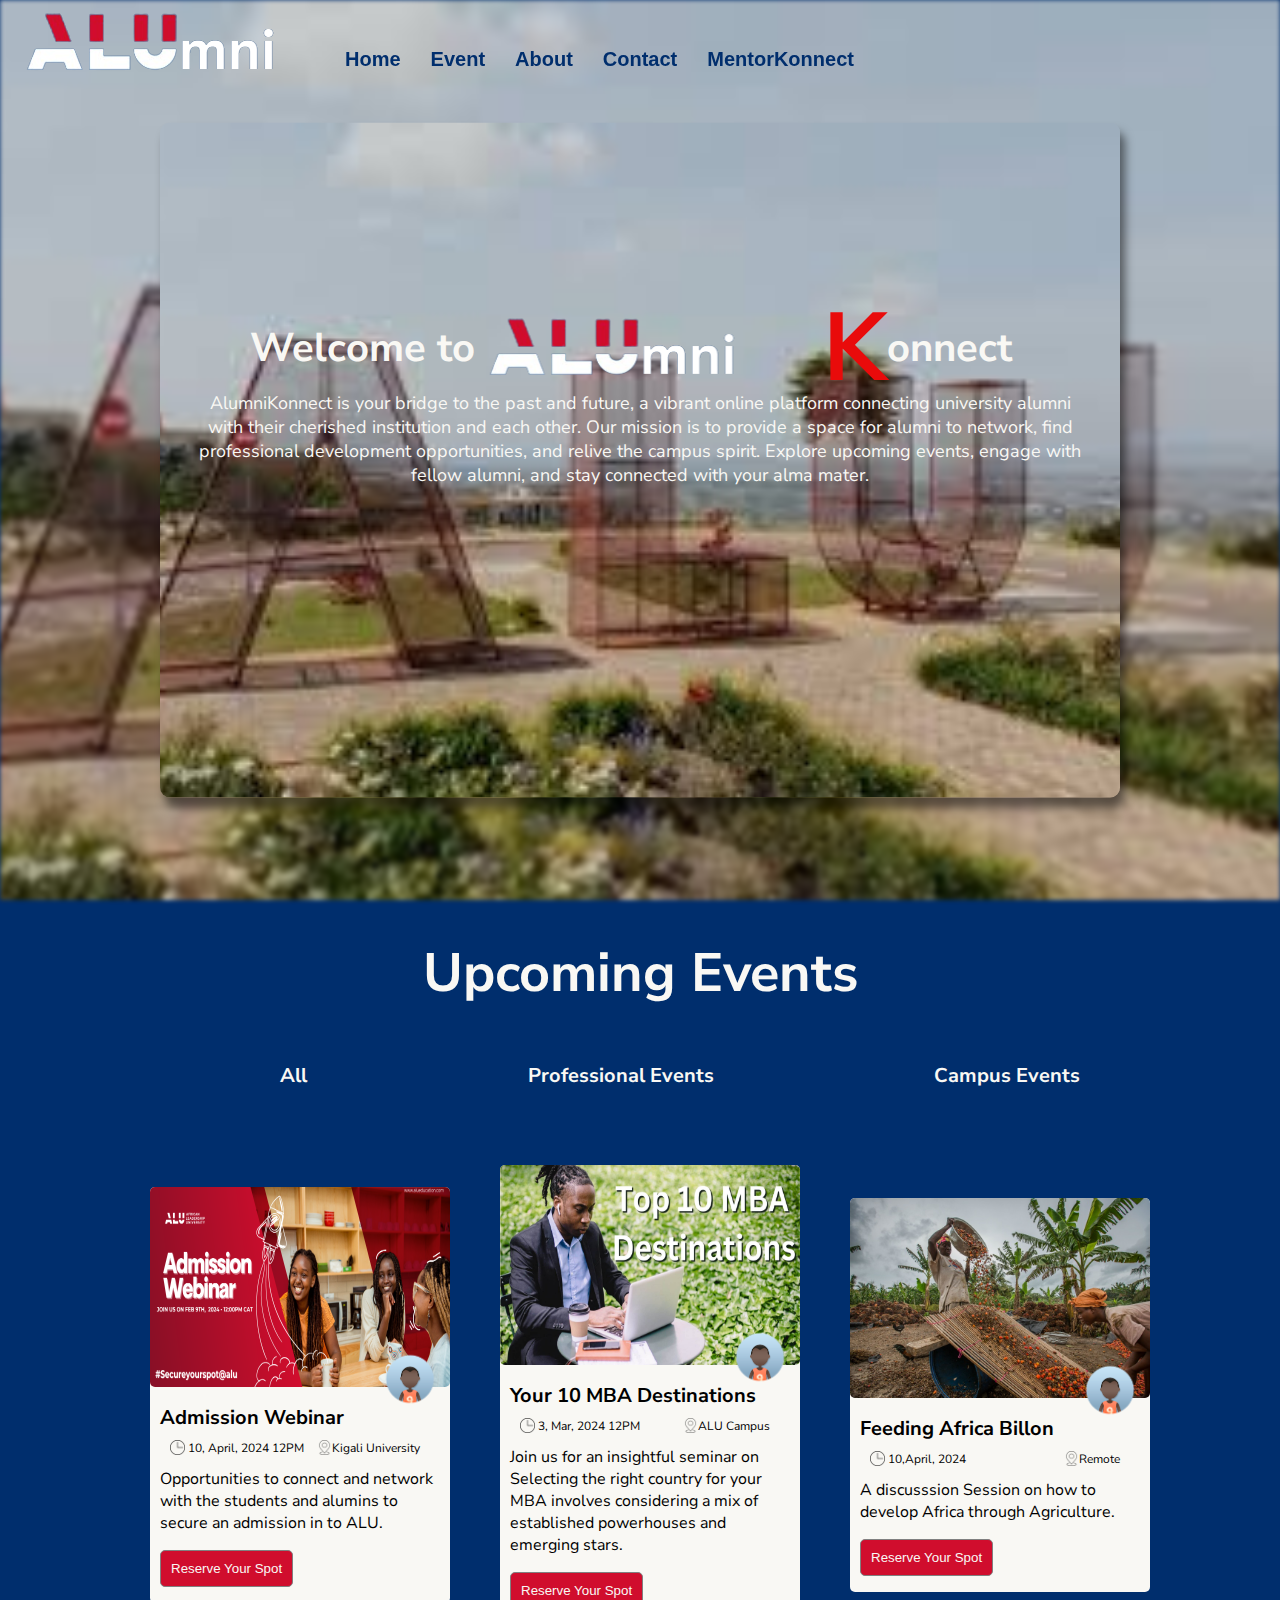
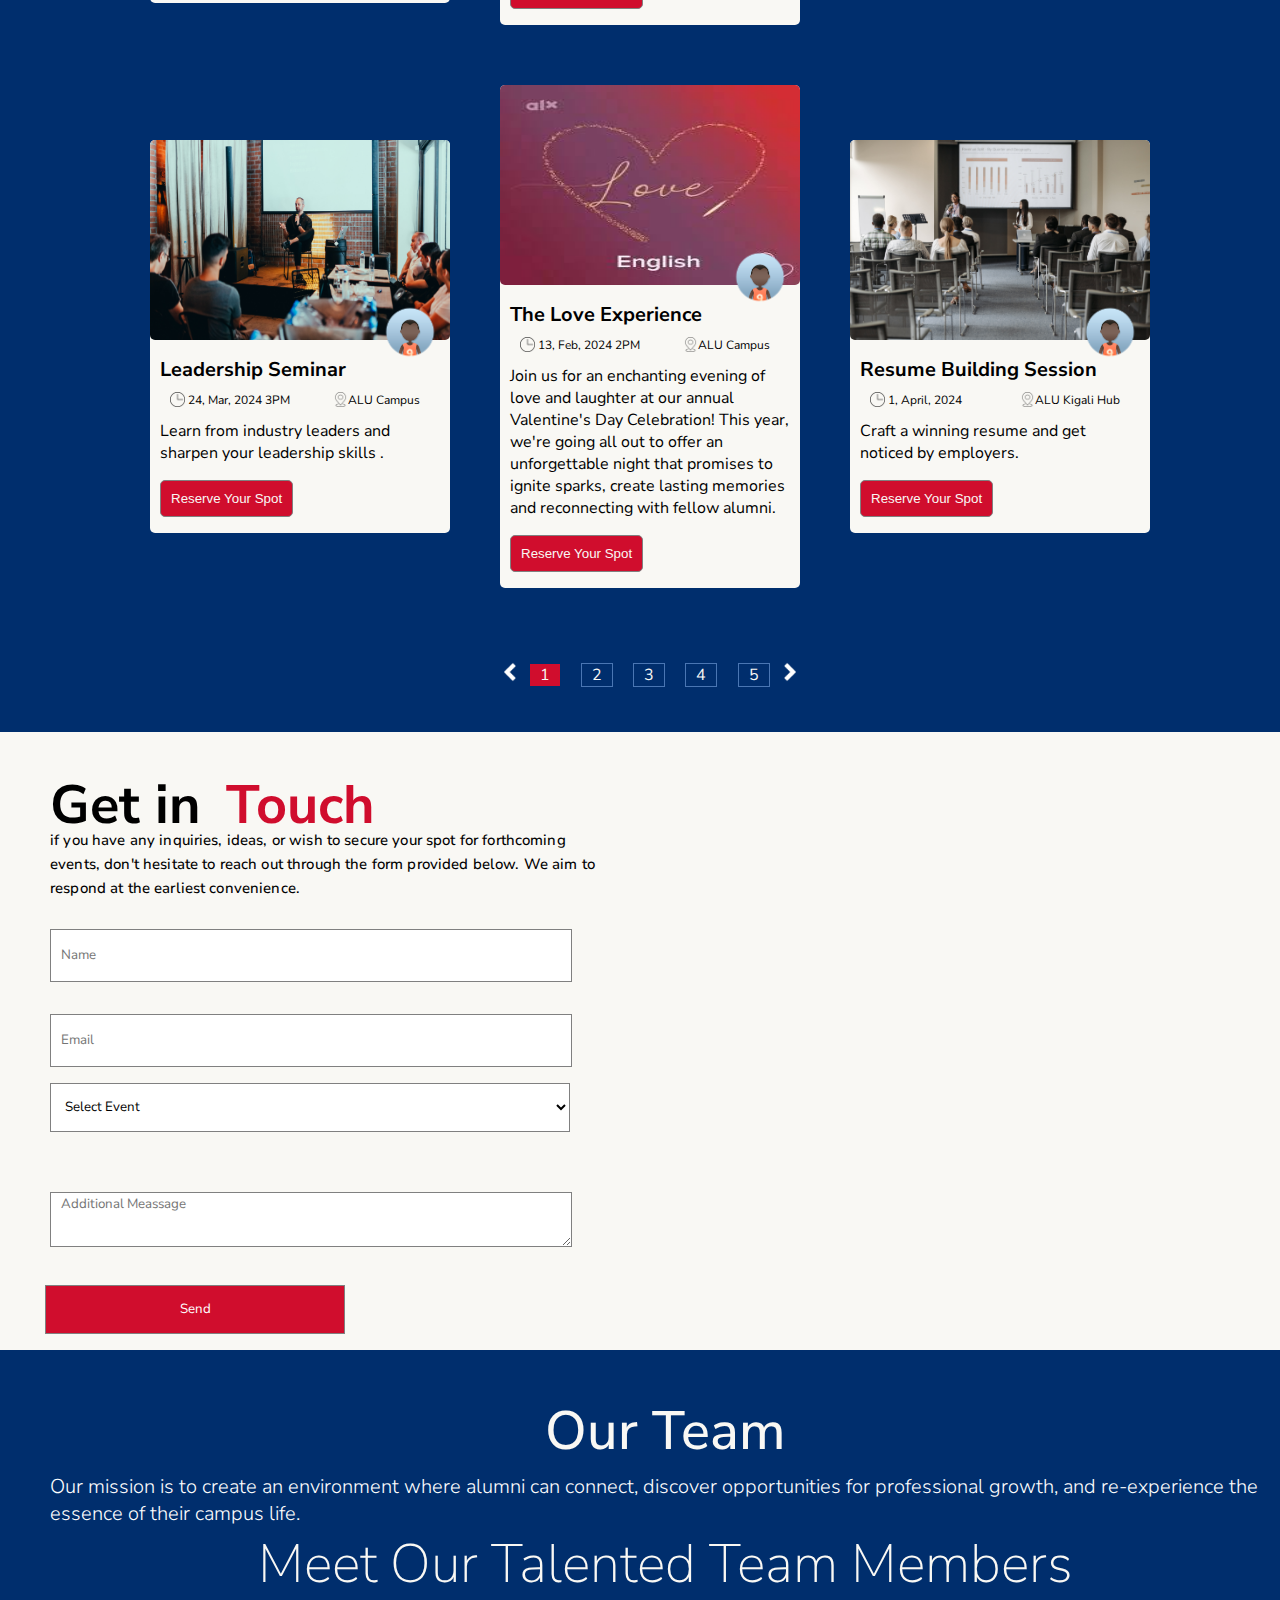
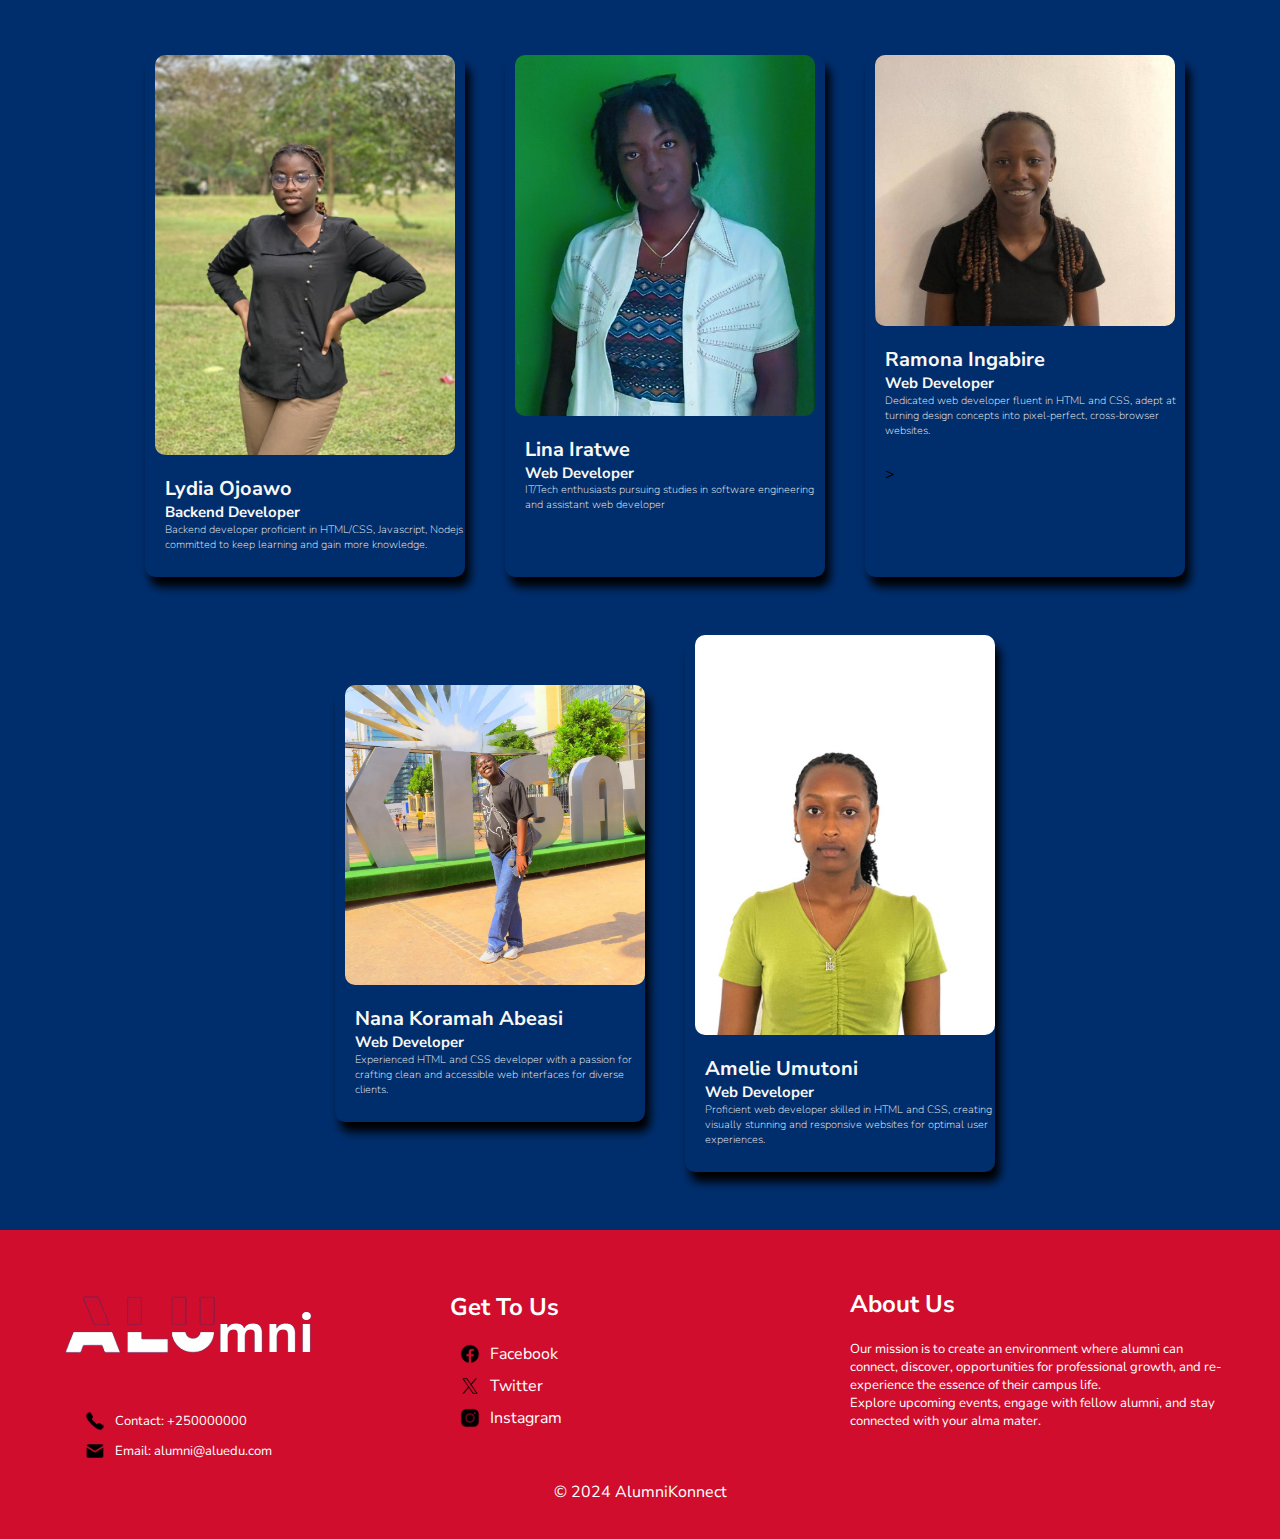
<file: index.html>
<!DOCTYPE html>
<html lang="en" dir="ltr">
  <head>
    <meta charset="utf-8">
    <meta name="viewport" content="width=device-width, initial-scale=1, viewport-fit=cover">
    <title>Alumniconnect-ALU</title>
    <meta name="description" content="Description of the page less than 150 characters">
    <link rel="icon" type="image/png" href="img/ALU-LOGO.jpeg">
    <link href="https://fonts.googleapis.com/css?family=Open+Sans:400,700|Raleway:700&display=swap" rel="stylesheet">
    <link rel='stylesheet' href='Styles.css'>
    <script src="script.js"></script>
  </head>
<body>
    <!-- Home section -->
    <header class="menu" id="navbar">
        <ul id="navbar-section">
            <a href="index.html"> <img src="img/logo.PNG" alt=""></a>
            <li><a href="#">Home</a></li>
            <li><a href="#Events-section" class="scroll-link">Event</a></li>
            <li><a href="#about-us">About</a></li>
            <li><a href="#contact-us">Contact</a></li>            
            <li><a href="MentorKonnect\index-mentor.html">MentorKonnect</a></li> 
            <div id="weather-info">
                <!-- Weather information will be displayed here -->
            </div>
        </ul>
    </header>
    <div class="background"></div>
    <section class="home">
            <div class="content">
                <h1>Welcome to</h1> 
                <div class="image-logo"><img src="img/logo.PNG" alt=""></div>
                <span class="special-k">K</span><h1 class="connect">onnect</h1>
      
            </div>
            <p style="margin-right: 0px; font-size: 18px;padding-inline: 30px;">AlumniKonnect is your bridge to the past and future, a vibrant online platform connecting university alumni with their cherished institution and each other. Our mission is to provide a space for alumni to network, find professional development opportunities, and relive the campus spirit. Explore upcoming events, engage with fellow alumni, and stay connected with your alma mater.</p>
        </section>
    <!-- All Events Section -->
    <main id="Events-section">
        <div>
            <h1>Upcoming Events</h1>
            <h6></h6>
        </div>
        <div class="filter">
            <p><a href="index.html">All</a></p>
            <p><a href="Professional.html">Professional Events</a></p>
            <p><a href="Campus.html">Campus Events</a></p>
        
        </div>
        <section class="all-events">
            <div class="info-events">
                <a href="" class="link-box">
                    <div class="img-container">
                        <img class="img-size" src="img/upcoming-event1.webp" alt="">
                        <img class="icon-img" src="img/image-from-rawpixel-id-2023781-original.png" alt="">
                    </div>
                    <div class="info-details">
                        <h2>Admission Webinar</h2>
                        <div class="details-icons">
                            <p><img src="img/time-2622.png" alt=""> 10, April, 2024 12PM</p>
                            <p><a href="https://maps.app.goo.gl/meLuQ8pxCfgezyoN7" target="_blank"><img src="img/location-38.png" alt="">Kigali University</a></p>
                        </div>
                        <p class="details">Opportunities to connect and network with the students and alumins to secure an admission in to ALU.</p>
                        <button class="reserve-button"><a href="registration.html" target="_blank">Reserve Your Spot</a></button>
                        <p></p>
                    </div>
                </a>      
            </div>
            <div class="info-events">
                <a href="" class="link-box">
                    <div class="img-container">
                        <img class="img-size" src="img/Top-MBA-Destinations-1.jpg" alt="">
                        <img class="icon-img" src="img/image-from-rawpixel-id-2023781-original.png" alt="">
                    </div>
                    <div class="info-details">
                        <h2>Your 10 MBA Destinations</h2>
                        <div class="details-icons">
                            <p><img src="img/time-2622.png" alt=""> 3, Mar, 2024 12PM</p>
                            <p><a href="https://maps.app.goo.gl/XWSGBPsbgwFiNXreA" target="_blank"><img src="img/location-38.png" alt="">ALU Campus</a></p>
                        </div>
                        <p class="details">Join us for an insightful seminar on Selecting the right country for your MBA involves considering a mix of established powerhouses and emerging stars.</p>
                        <button class="reserve-button"><a href="registration.html" target="_blank">Reserve Your Spot</a></button>
                        <p></p>
                    </div>
                </a>      
            </div>
            <div class="info-events">
                <a href="" class="link-box">
                    <div class="img-container">
                        <img class="img-size" src="img/feeding-Africas-billion.jpg" alt="">
                        <img class="icon-img" src="img/image-from-rawpixel-id-2023781-original.png" alt="">
                    </div>
                    <div class="info-details">
                        <h2>Feeding Africa  Billon</h2>
                        <div class="details-icons">
                            <p><img src="img/time-2622.png" alt=""> 10,April, 2024</p>
                            <p><a href=""><img src="img/location-38.png" alt="">Remote</a></p>
                        </div>
                        <p class="details">A discusssion Session on how to develop Africa through Agriculture. </p>
                        <button class="reserve-button"><a href="registration.html" target="_blank">Reserve Your Spot</a></button>
                        <p></p>
                    </div>
                </a>      
            </div>
        </section>
        <section class="all-events" id="all-events2">
        
            <div class="info-events">
                <a href="" class="link-box">
                    <div class="img-container">
                        <img class="img-size" src="img/pexels-matheus-bertelli-3321793.jpg" alt="">
                        <img class="icon-img" src="img/image-from-rawpixel-id-2023781-original.png" alt="">
                    </div>
                    <div class="info-details">
                        <h2>Leadership Seminar</h2>
                        <div class="details-icons">
                            <p><img src="img/time-2622.png" alt=""> 24, Mar, 2024 3PM</p>
                            <p><a href="https://maps.app.goo.gl/XWSGBPsbgwFiNXreA" target="_blank"><img src="img/location-38.png" alt="">ALU Campus</a></p>
                        </div>
                        <p class="details">Learn from industry leaders and sharpen your leadership skills .</p>
                        <button  class="reserve-button"><a href="registration.html" target="_blank">Reserve Your Spot</a></button>
                        <p></p>
                    </div>
                </a>      
            </div>
            <div class="info-events">
                <a href="" class="link-box">
                    <div class="img-container">
                        <img class="img-size" src="img/love.jpg" alt="">
                        <img class="icon-img" src="img/image-from-rawpixel-id-2023781-original.png" alt="">
                    </div>
                    <div class="info-details">
                        <h2>The Love Experience</h2>
                        <div class="details-icons">
                            <p><img src="img/time-2622.png" alt=""> 13, Feb, 2024 2PM</p>
                            <p><a href="https://maps.app.goo.gl/XWSGBPsbgwFiNXreA" target="_blank"><img src="img/location-38.png" alt="">ALU Campus</a></p>
                        </div>
                        <p class="details">Join us for an enchanting evening of love and laughter at our annual Valentine's Day Celebration! This year, we're going all out to offer an unforgettable night that promises to ignite sparks, create lasting memories and reconnecting with fellow alumni.</p>
                        <button class="reserve-button"><a href="registration.html" target="_blank">Reserve Your Spot</a></button>
                        <p></p>
                    </div>
                </a>      
            </div>
            <div class="info-events">
                <a href="" class="link-box">
                    <div class="img-container">
                        <img class="img-size" src="img/pexels-pavel-danilyuk-8761559.jpg" alt="">
                        <img class="icon-img" src="img/image-from-rawpixel-id-2023781-original.png" alt="">
                    </div>
                    <div class="info-details">
                        <h2>Resume Building Session</h2>
                        <div class="details-icons">
                            <p><img src="img/time-2622.png" alt=""> 1, April, 2024</p>
                            <p><a href="https://maps.app.goo.gl/S5V8cs35LUUsv2ay9" target="_blank"><img src="img/location-38.png" alt="">ALU Kigali Hub</a></p>
                        </div>
                        <p class="details">Craft a winning resume and get noticed by employers.</p>
                        <button class="reserve-button"><a href="registration.html" target="_blank">Reserve Your Spot</a></button>
                        <p></p>
                    </div>
                </a>     
            </div> 
        </section>
        <div class="searchbox">
            <div><img src="img/Chevron Down (1).png" alt=""></div>
            <p><a href=""id="redbox">1</a></p>
            <p><a href="">2</a></p>
            <p><a href="">3</a></p>
            <p><a href="">4</a></p>
            <p><a href="">5</a></p>
            <div><img src="img/icons8-chevron-left-100 (2).png" alt=""></a></div>
        </div>  
    </main>
    <!-- Contact Us Section -->
    <!-- Get in Touch -->
    <section class="information" id="contact-us" style="display: flex;">
        <div class="contact">
            <h1>Get in<span3> Touch</span3></h1>
            <h2>if you have any inquiries, ideas, or wish to secure your spot for forthcoming events, don't hesitate to reach out through the form provided below. We aim to respond at the earliest convenience.</h2>
                <p><input type="text" class="info" placeholder="Name" required></p>
                <p><input type="email" class="info" placeholder="Email"></p>
                <select class="info" style="width: 520px;">
                    <option value="" disabled selected>Select Event</option>
                    <option value="Career Mastery Workshop">Campus events</option>
                    <option value="Leadership Seminar">Leadership Seminar</option>
                    <option value="Resume Building Bootcamp">Resume Building Bootcamp</option>
                    <option value="Homecoming 2023">Profesional events</option>
                    <option value="Alumni Football Match">Alumni Football Match</option>
                    <option value="Student-Alumni Mixer">Student-Alumni Mixer</option>
                </select><br><br>
                <p><textarea class="info" placeholder="Additional Meassage"></textarea></p>

                <p><input type="submit"  class="button" value="Send"></p>
            </form>
        </div>
        <div class="map">
            <iframe src="https://www.google.com/maps/embed?pb=!1m18!1m12!1m3!1d3987.5535042082893!2d30.15034267384856!3d-1.9306257366674653!2m3!1f0!2f0!3f0!3m2!1i1024!2i768!4f13.1!3m3!1m2!1s0x19dca77688d3131f%3A0x3a65f6d29a33c0d3!2sAfrican%20Leadership%20University!5e0!3m2!1sen!2srw!4v1701325156156!5m2!1sen!2srw" width="500" height="400" style="border:0;" allowfullscreen="" loading="lazy" referrerpolicy="no-referrer-when-downgrade"></iframe>
        </div>
    </section>

    <!-- Meet the team -->
    <!-- about us Section -->

    <section id="about-us">
        <div class="team-area">
            <h2>Our Team</h2>
            <h3 class="reason">
                Our mission is to create an environment where alumni can connect, discover opportunities for professional growth, and re-experience the essence of their campus life.            </h3>
            <p class="meet">Meet Our Talented Team Members</p>
            <div class="team-part1">
                <!-- 1st member-->
                <div class="single-team">
                    <div class="team-img">
                        <img class="image-size" src="img/Lydia.jpg">
                    </div>
                    <h3>Lydia Ojoawo</h3>
                    <h4>Backend Developer</h4>
                    <h6>Backend developer proficient in HTML/CSS, Javascript, Nodejs committed to keep learning and gain more knowledge.</h6>
                </div> 
                <!-- 2nd member-->
                <div class="single-team">
                    <div class="team-img">
                        <img class="image-size" src="img/lina.jpg" alt="Lina">
                    </div>
                    <h3>Lina Iratwe</h3>
                    <h4>Web Developer</h4>
                    <h6>IT/Tech enthusiasts pursuing studies in software engineering and assistant web developer</h6>
                </div>
                <!-- 3rd member -->
                <div class="single-team">
                    <div class="team-img">
                        <img class="image-size" src="img/Ramona.jpg" alt="Ramona">
                    </div>
                    <h3>Ramona  Ingabire</h3>
                    <h4>Web Developer</h4>
                    <h6>Dedicated web developer fluent in HTML and CSS, adept at turning design concepts into pixel-perfect, cross-browser websites.</h6>>
                </div>
            </div>
            <div class="team-part2">
                <!-- 4th member-->
                <div class="single-team">
                    <div class="team-img">
                        <img class="image-size" src="img/nana1.jpg" alt="Nana">
                    </div>
                    <h3>Nana Koramah Abeasi</h3>
                    <h4>Web Developer</h4>
                    <h6>Experienced HTML and CSS developer with a passion for crafting clean and accessible web interfaces for diverse clients.</h6>
                
                </div>
                <!-- 5th member-->
                <div class="single-team">
                    <div class="team-img">
                        <img class="image-size" src="img/Amelie.jpg" alt="Amelie">
                    </div>
                    <h3>Amelie Umutoni</h3>
                    <h4>Web Developer</h4>
                    <h6>Proficient web developer skilled in HTML and CSS, creating visually stunning and responsive websites for optimal user experiences.</h6>
                    
                </div>
            </div>
             
    </section>
    <footer>
        <div class="footer-container">
            <div class="footer-column">
                <div class="image-logo">
                    <img src="img/logo.PNG" alt="Logo">
                </div>
                <div class="contact-info">
                    <img src="img/phone.png" alt="Phone Icon">
                    <span>Contact: +250000000</span>
                </div>
                <div class="email-info">
                    <img src="img/icons8-mail-100.png" alt="Email Icon">
                    <span>Email: alumni@aluedu.com</span>
                </div>
            </div>
            <div class="footer-column">
                <div class="footer-social">
                    <h2>Get To Us</h2>
                    <div class="social-item">
                        <a class="social-icons" href="" target="_blank">
                            <img src="img/icons8-facebook-100.png" alt="Facebook">
                            <span>Facebook</span>
                        </a>
                        
                    </div>
                    <div class="social-item">
                        <a class="social-icons" href="" target="_blank">
                            <img src="img/icons8-twitter-100.png" alt="Twitter">
                            <span>Twitter</span>
                        </a>
                        
                    </div>
                    <div class="social-item">
                        <a class="social-icons" href="" target="_blank">
                            <img src="img/icons8-instagram-100.png" alt="Instagram">
                            <span>Instagram</span>
                        </a>
                        
                    </div>
                </div>
            </div>
            <div class="footer-column">
                <div class="footer-about">
                    <h2>About Us</h2>
                    <p class="usw">Our mission is to create an environment where alumni can connect, discover, opportunities for professional growth, and re-experience the essence of their campus life. <br> Explore upcoming events, engage with fellow alumni, and stay connected with your alma mater.</p>
               
                 
                </div>
            </div>
        </div>
        <div class="footer-copyright">
            <p>&#169; 2024 AlumniKonnect</p>
        </div>
    </footer>
    
</body>
</html>
</file>
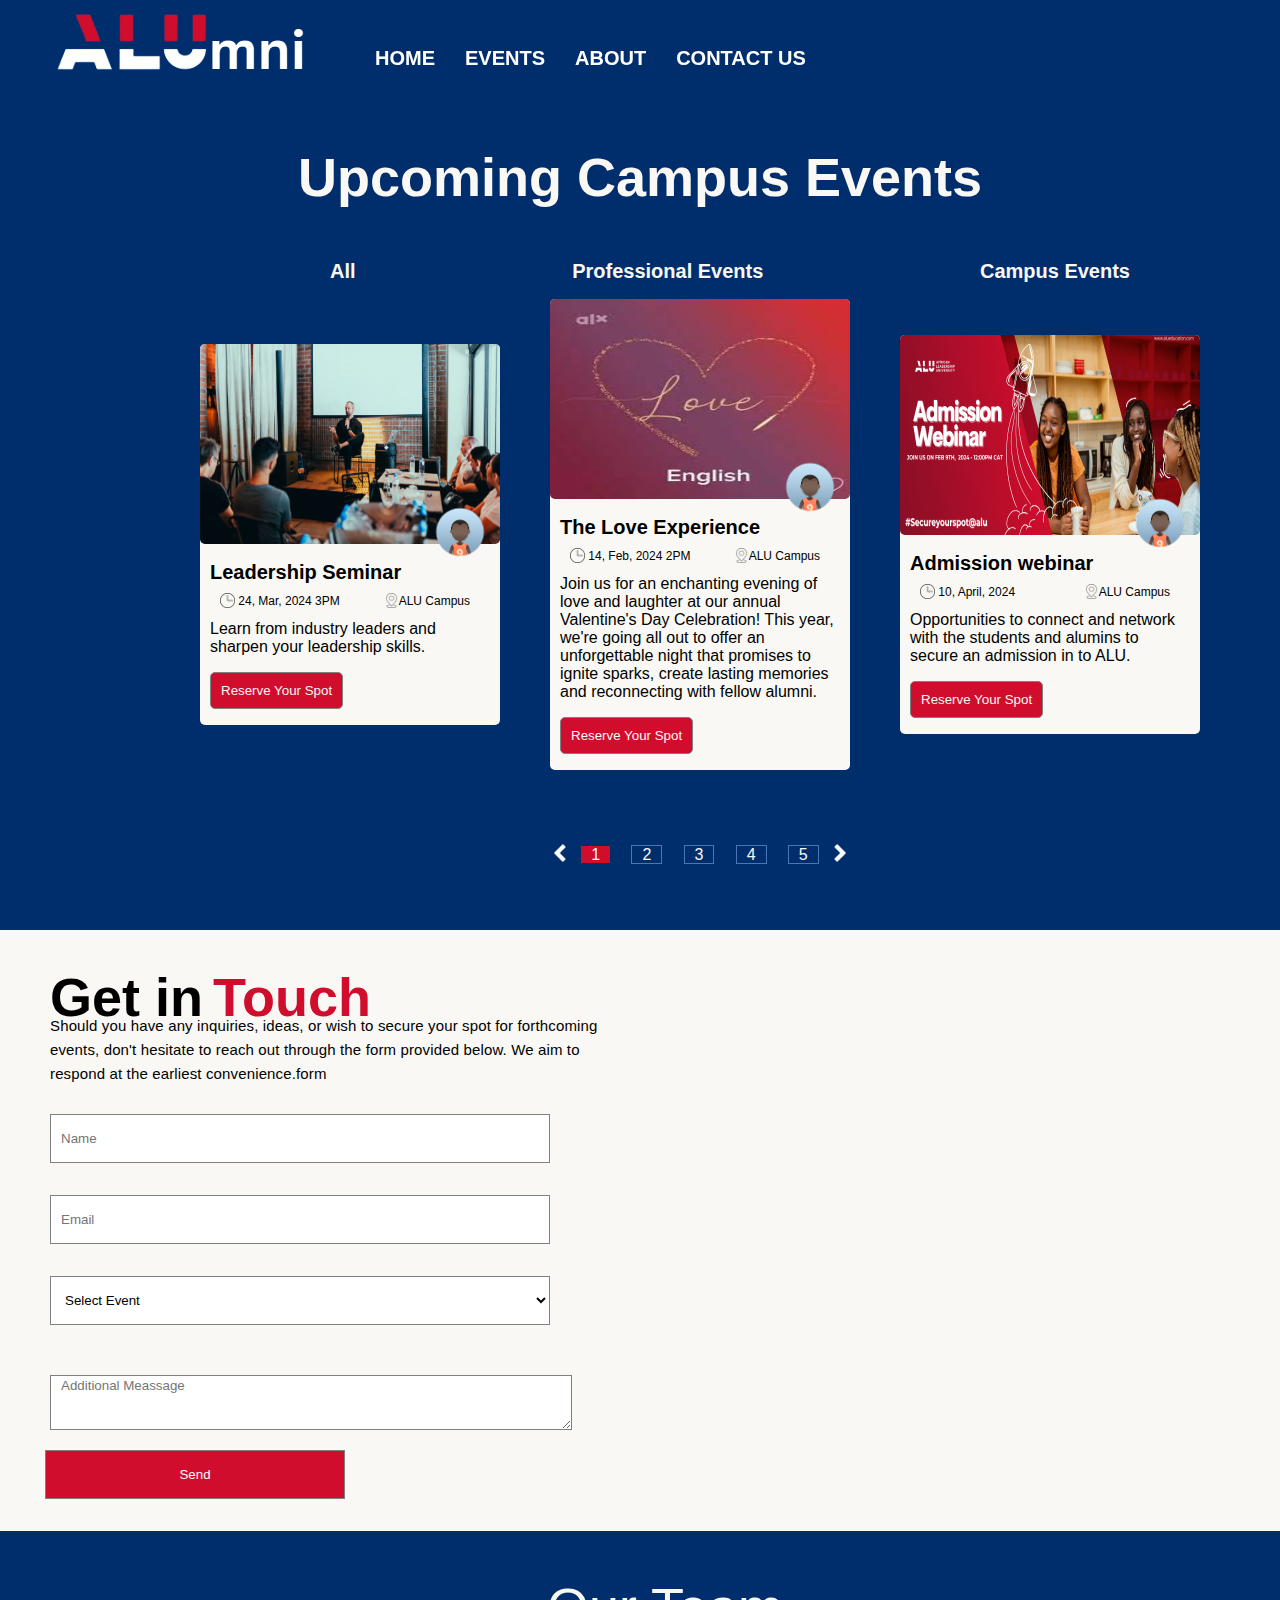
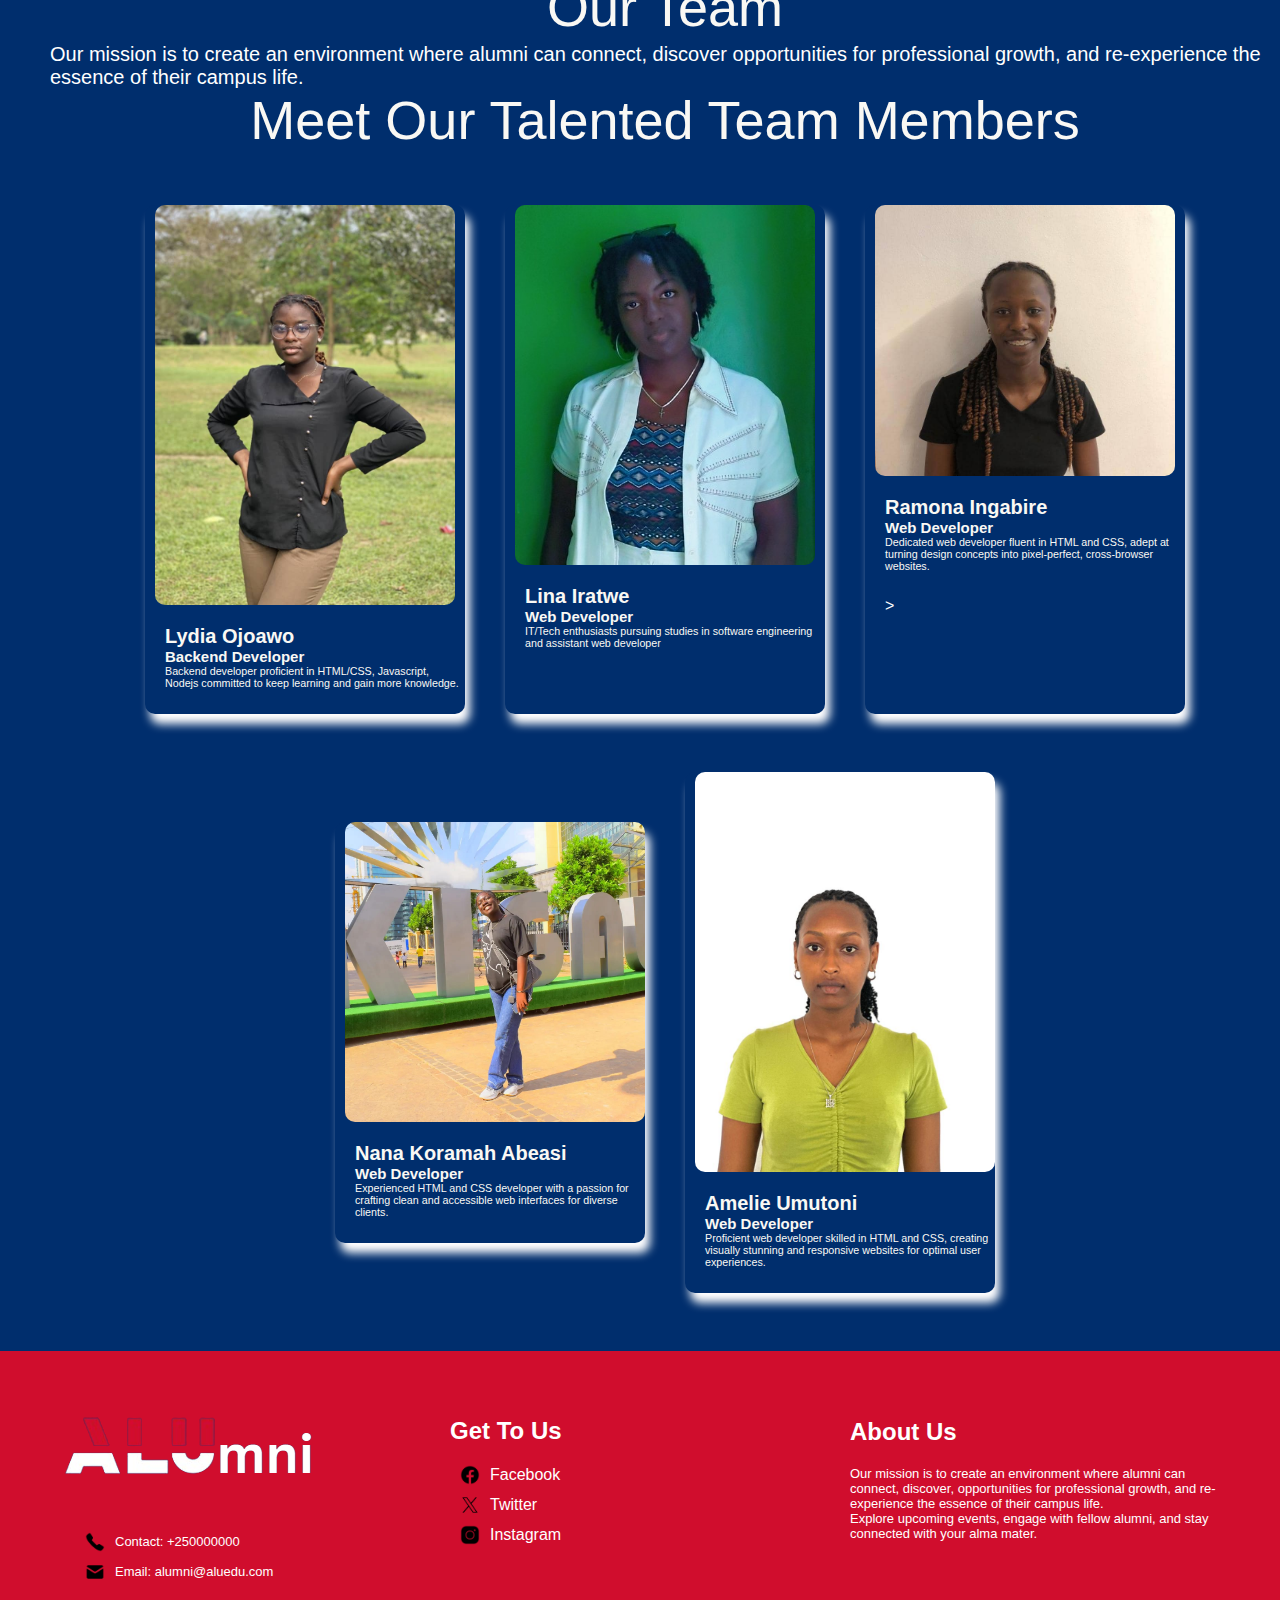
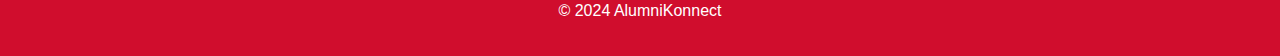
<file: Campus.html>
<!DOCTYPE html>
<html lang="en">
<head>
    <meta charset="UTF-8">
    <script src="reg-script.js"></script>
    <meta name="viewport" content="width=device-width, initial-scale=1.0">
    <title>Event Registration</title>
    <link rel="icon" type="image/png" href="img/ALU-LOGO.jpeg">
    <link rel="stylesheet" href="Styles.css">
    <link rel="stylesheet" href="reg.styles.css">
</head>
<body>
    <header class="menu" id="navbar">
        <ul>
            <a href="index.html"> <img src="img/logo.PNG" alt=""></a>
            <li><a href="index.html">HOME</a></li>
            <li><a href="index.html" class="scroll-link">EVENTS</a></li>
            <li><a href="index.html">ABOUT</a></li>
            <li><a href="index.html">CONTACT US</a></li> 
            <div id="weather-info">
                <!-- Weather information will be displayed here -->
            </div>
        </ul>
    </header>
    <main>
        <div>
            <h1>Upcoming Campus Events</h1>
        </div>
        <div class="filter">
            <p class="filter-box"><a href="index.html">All</a></p>
            <p><a href="Professional.html">Professional Events</a></p>
            <p><a href="Campus.html">Campus Events</a></p>
        </div>
        <section class="all-events" id="all-events2">
         
          <div class="info-events">
              <a href="" class="link-box">
                  <div class="img-container">
                      <img class="img-size" src="img/pexels-matheus-bertelli-3321793.jpg" alt="">
                      <img class="icon-img" src="img/image-from-rawpixel-id-2023781-original.png" alt="">
                  </div>
                  <div class="info-details">
                      <h2>Leadership Seminar</h2>
                      <div class="details-icons">
                          <p><img src="img/time-2622.png" alt=""> 24, Mar, 2024 3PM</p>
                          <p><img src="img/location-38.png" alt="">ALU Campus</p>
                      </div>
                      <p class="details">Learn from industry leaders and sharpen your leadership skills.</p>
                      <button  class="reserve-button"><a href="registration.html">Reserve Your Spot</a></button>
                      <p></p>
                  </div>
              </a>      
          </div>
          <div class="info-events">
            <a href="" class="link-box">
                <div class="img-container">
                    <img class="img-size" src="img/love.jpg" alt="">
                    <img class="icon-img" src="img/image-from-rawpixel-id-2023781-original.png" alt="">
                </div>
                <div class="info-details">
                    <h2>The Love Experience</h2>
                    <div class="details-icons">
                        <p><img src="img/time-2622.png" alt=""> 14, Feb, 2024 2PM</p>
                        <p><img src="img/location-38.png" alt="">ALU Campus</p>
                    </div>
                    <p class="details">Join us for an enchanting evening of love and laughter at our annual Valentine's Day Celebration! This year, we're going all out to offer an unforgettable night that promises to ignite sparks, create lasting memories and reconnecting with fellow alumni.</p>
                    <button class="reserve-button"><a href="registration.html">Reserve Your Spot</a></button>
                    <p></p>
                </div>
            </a>      
        </div>
          <div class="info-events">
              <a href="" class="link-box">
                  <div class="img-container">
                      <img class="img-size" src="img/upcoming-event1.webp" alt="">
                      <img class="icon-img" src="img/image-from-rawpixel-id-2023781-original.png" alt="">
                  </div>
                  <div class="info-details">
                      <h2>Admission webinar</h2>
                      <div class="details-icons">
                          <p><img src="img/time-2622.png" alt=""> 10, April, 2024</p>
                          <p><img src="img/location-38.png" alt="">ALU Campus</p>
                      </div>
                      <p class="details">Opportunities to connect and network with the students and alumins to secure an admission in to ALU.</p>
                      <button class="reserve-button"><a href="registration.html">Reserve Your Spot</a></button>
                      <p></p>
                  </div>
              </a>     
          </div> 
      </section>
      <div class="searchbox">
          <div><img src="img/Chevron Down (1).png" alt=""></div>
          <p><a href=""id="redbox">1</a></p>
          <p><a href="">2</a></p>
          <p><a href="">3</a></p>
          <p><a href="">4</a></p>
          <p><a href="">5</a></p>
          <div><img src="img/icons8-chevron-left-100 (2).png" alt=""></a></div>
      </div>  
  </main>
  <section class="information" style="display: flex;">
    <div class="contact">
        <h1>Get in<span3>Touch</span3></h1>
        <h2>Should you have any inquiries, ideas, or wish to secure your spot for forthcoming events, don't hesitate to reach out through the form provided below. We aim to respond at the earliest convenience.form</h2>
        <form>
            <p><input type="text" class="info" placeholder="Name" required></p>
            <p><input type="email" class="info" placeholder="Email"></p>
            <select class="info">
                <option value="" disabled selected>Select Event</option>
                <option value="Career Mastery Workshop">Career Mastery Workshop</option>
                <option value="Leadership Seminar">Leadership Seminar</option>
                <option value="Resume Building Bootcamp">Resume Building Bootcamp</option>
                <option value="Homecoming 2023">Homecoming 2023</option>
                <option value="Alumni Football Match">Alumni Football Match</option>
                <option value="Student-Alumni Mixer">Student-Alumni Mixer</option>
            </select><br><br>
            <p><textarea class="info" placeholder="Additional Meassage"></textarea></p>

            <p><input type="submit"  class="button" value="Send"></p>
        </form>
    </div>
    <div class="map">
        <iframe src="https://www.google.com/maps/embed?pb=!1m18!1m12!1m3!1d3987.5535042082893!2d30.15034267384856!3d-1.9306257366674653!2m3!1f0!2f0!3f0!3m2!1i1024!2i768!4f13.1!3m3!1m2!1s0x19dca77688d3131f%3A0x3a65f6d29a33c0d3!2sAfrican%20Leadership%20University!5e0!3m2!1sen!2srw!4v1701325156156!5m2!1sen!2srw" width="500" height="400" style="border:0;" allowfullscreen="" loading="lazy" referrerpolicy="no-referrer-when-downgrade"></iframe>
    </div>
    
</section>
<section id="about-us">
    <div class="team-area">
        <h2>Our Team</h2>
        <h3 class="reason">
            Our mission is to create an environment where alumni can connect, discover opportunities for professional growth, and re-experience the essence of their campus life.            </h3>
        <p class="meet">Meet Our Talented Team Members</p>
        <div class="team-part1">
            <!-- 1st member-->
            <div class="single-team">
                <div class="team-img">
                    <img class="image-size" src="img/Lydia.jpg">
                </div>
                <h3>Lydia Ojoawo</h3>
                <h4>Backend Developer</h4>
                <h6>Backend developer proficient in HTML/CSS, Javascript, Nodejs committed to keep learning and gain more knowledge.</h6>
            </div> 
            <!-- 2nd member-->
            <div class="single-team">
                <div class="team-img">
                    <img class="image-size" src="img/lina.jpg" alt="Lina">
                </div>
                <h3>Lina Iratwe</h3>
                <h4>Web Developer</h4>
                <h6>IT/Tech enthusiasts pursuing studies in software engineering and assistant web developer</h6>
            </div>
            <!-- 3rd member -->
            <div class="single-team">
                <div class="team-img">
                    <img class="image-size" src="img/Ramona.jpg" alt="Ramona">
                </div>
                <h3>Ramona  Ingabire</h3>
                <h4>Web Developer</h4>
                <h6>Dedicated web developer fluent in HTML and CSS, adept at turning design concepts into pixel-perfect, cross-browser websites.</h6>>
            </div>
        </div>
        <div class="team-part2">
            <!-- 4th member-->
            <div class="single-team">
                <div class="team-img">
                    <img class="image-size" src="img/nana1.jpg" alt="Nana">
                </div>
                <h3>Nana Koramah Abeasi</h3>
                <h4>Web Developer</h4>
                <h6>Experienced HTML and CSS developer with a passion for crafting clean and accessible web interfaces for diverse clients.</h6>
            
            </div>
            <!-- 5th member-->
            <div class="single-team">
                <div class="team-img">
                    <img class="image-size" src="img/Amelie.jpg" alt="Amelie">
                </div>
                <h3>Amelie Umutoni</h3>
                <h4>Web Developer</h4>
                <h6>Proficient web developer skilled in HTML and CSS, creating visually stunning and responsive websites for optimal user experiences.</h6>
                
            </div>
        </div>
         
</section>
<footer>
    <div class="footer-container">
        <div class="footer-column">
            <div class="image-logo">
                <img src="img/logo.PNG" alt="Logo">
            </div>
            <div class="contact-info">
                <img src="img/phone.png" alt="Phone Icon">
                <span>Contact: +250000000</span>
            </div>
            <div class="email-info">
                <img src="img/icons8-mail-100.png" alt="Email Icon">
                <span>Email: alumni@aluedu.com</span>
            </div>
        </div>
        <div class="footer-column">
            <div class="footer-social">
                <h2>Get To Us</h2>
                <div class="social-item">
                    <a class="social-icons" href="" target="_blank">
                        <img src="img/icons8-facebook-100.png" alt="Facebook">
                        <span>Facebook</span>
                    </a>
                    
                </div>
                <div class="social-item">
                    <a class="social-icons" href="" target="_blank">
                        <img src="img/icons8-twitter-100.png" alt="Twitter">
                        <span>Twitter</span>
                    </a>
                    
                </div>
                <div class="social-item">
                    <a class="social-icons" href="" target="_blank">
                        <img src="img/icons8-instagram-100.png" alt="Instagram">
                        <span>Instagram</span>
                    </a>
                    
                </div>
            </div>
        </div>
        <div class="footer-column">
            <div class="footer-about">
                <h2>About Us</h2>
                <p class="usw">Our mission is to create an environment where alumni can connect, discover, opportunities for professional growth, and re-experience the essence of their campus life. <br> Explore upcoming events, engage with fellow alumni, and stay connected with your alma mater.</p>
            </div>
        </div>
    </div>
    <div class="footer-copyright">
        <p>&#169; 2024 AlumniKonnect</p>
    </div>
</footer>
</body>
</html>
</file>
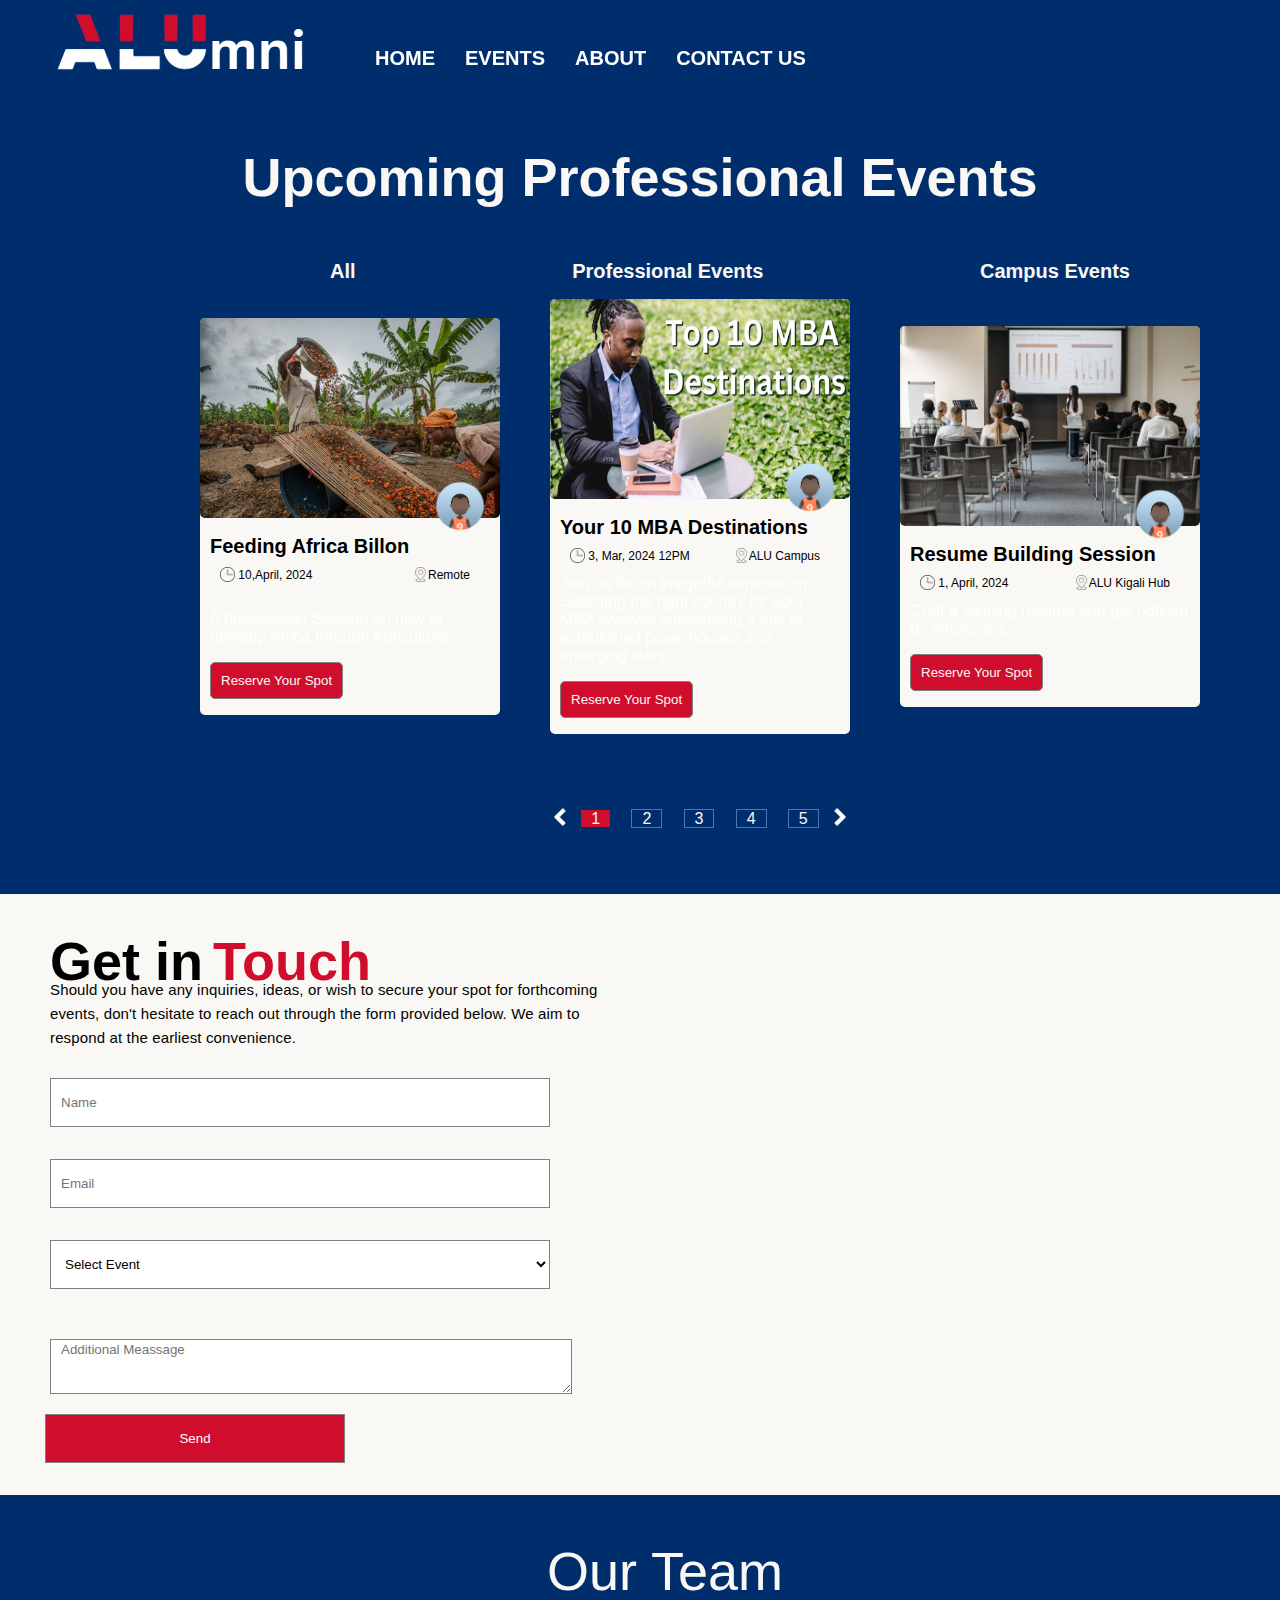
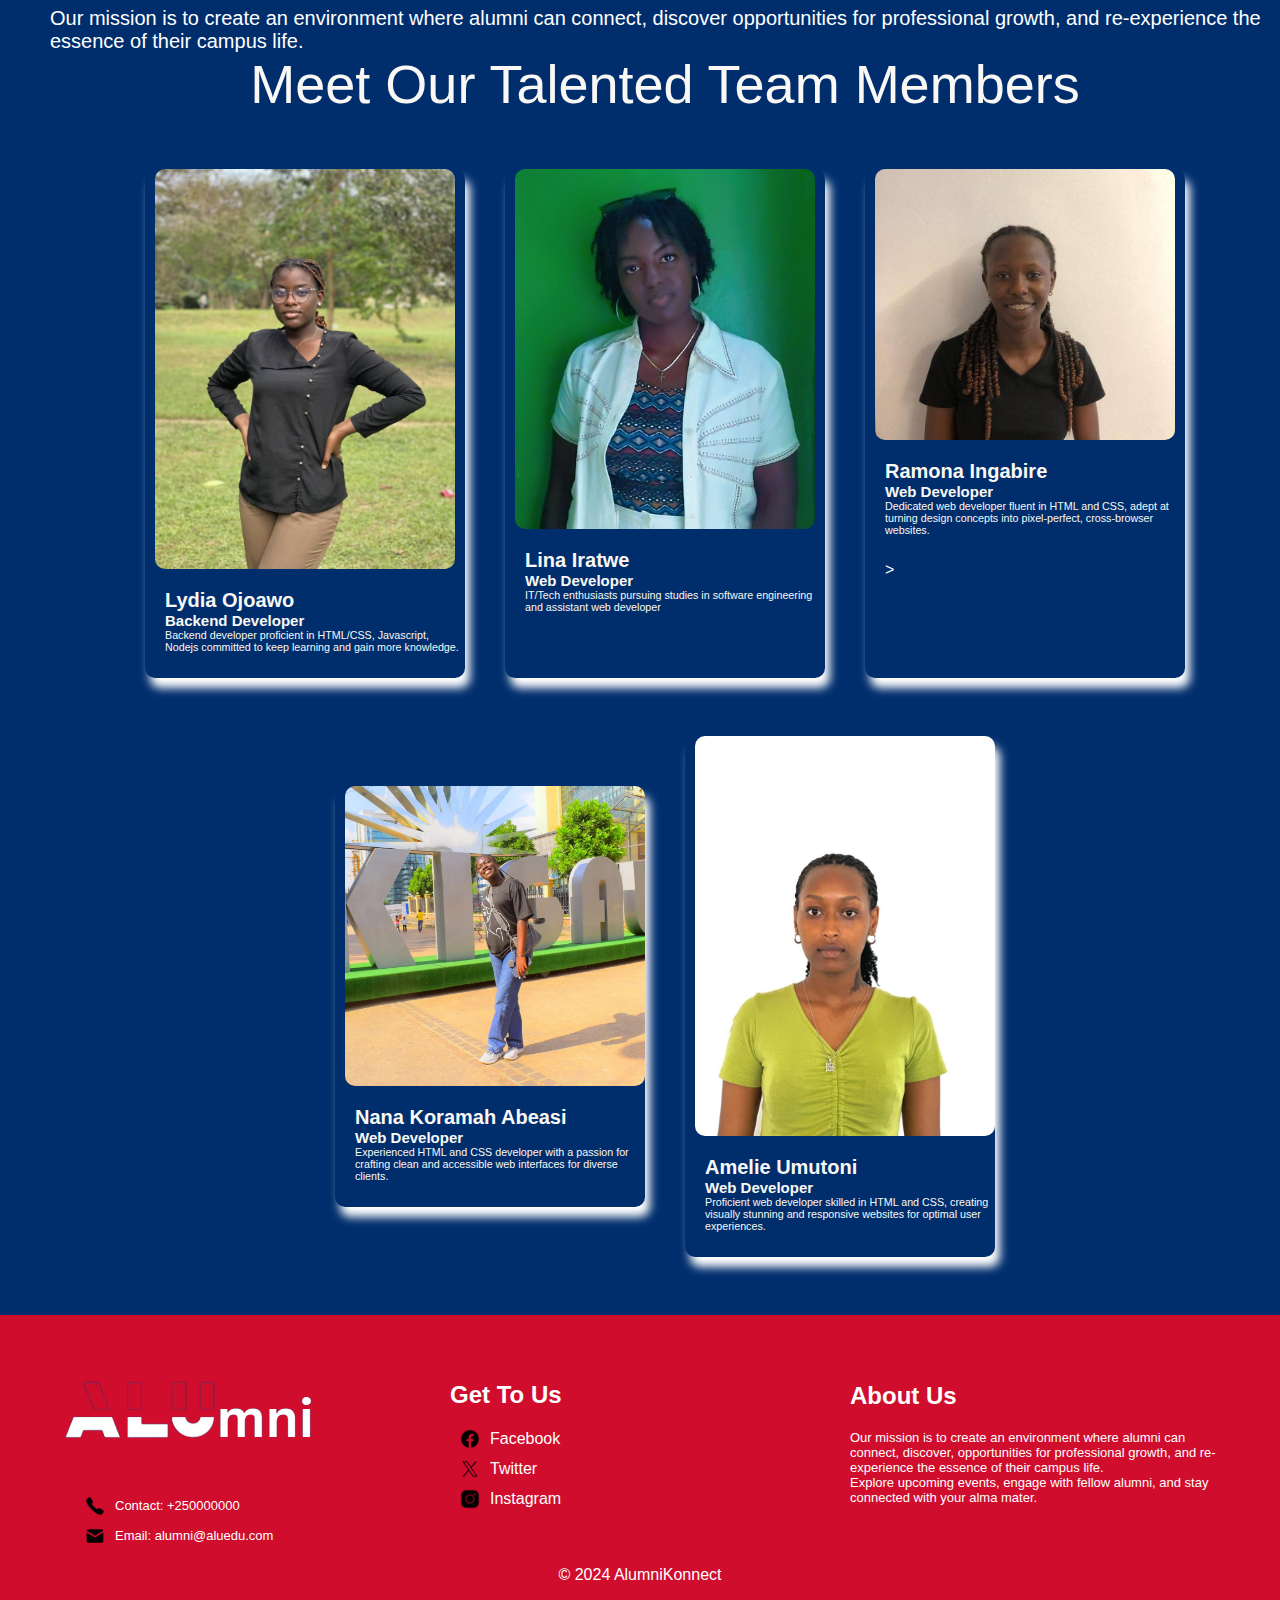
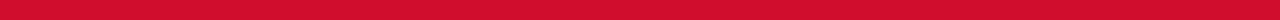
<file: Professional.html>
<!DOCTYPE html>
<html lang="en">
<head>
    <meta charset="UTF-8">
    <script src="reg-script.js"></script>
    <meta name="viewport" content="width=device-width, initial-scale=1.0">
    <title>Event Registration</title>
    <link rel="icon" type="image/png" href="img/ALU-LOGO.jpeg">
    <link rel="stylesheet" href="Styles.css">
    <link rel="stylesheet" href="reg.styles.css">
</head>
<body>
    <header class="menu" id="navbar">
        <ul>
            <a href="index.html"> <img src="img/logo.PNG" alt=""></a>
            <li><a href="index.html">HOME</a></li>
            <li><a href="index.html" class="scroll-link">EVENTS</a></li>
            <li><a href="index.html">ABOUT</a></li>
            <li><a href="index.html">CONTACT US</a></li> 
            <div id="weather-info">
                <!-- Weather information will be displayed here -->
            </div>
        </ul>
    </header>
    <main>
        <div>
            <h1>Upcoming Professional Events</h1>
            <h6></h6>
        </div>
        <div class="filter">
            <p><a href="index.html">All</a></p>
            <p><a href="Professional.html">Professional Events</a></p>
            <p><a href="Campus.html">Campus Events</a></p>
        
        </div>
<section class="all-events" id="all-events2">
    <div class="info-events">
        <a href="" class="link-box">
            <div class="img-container">
                <img class="img-size" src="img/feeding-Africas-billion.jpg" alt="">
                <img class="icon-img" src="img/image-from-rawpixel-id-2023781-original.png" alt="">
            </div>
            <div class="info-details">
                <h2>Feeding Africa  Billon</h2>
                <div class="details-icons">
                    <p><img src="img/time-2622.png" alt=""> 10,April, 2024</p>
                    <p><a href=""><img src="img/location-38.png" alt="">Remote</a></p>
                </div>
                <p class="detail" color>A discusssion Session on how to develop Africa through Agriculture. </p>
                <button class="reserve-button"><a href="registration.html" target="_blank">Reserve Your Spot</a></button>
                <p></p>
            </div>
        </a>      
    </div>
  <div class="info-events">
    <a href="" class="link-box">
        <div class="img-container">
            <img class="img-size" src="img/Top-MBA-Destinations-1.jpg" alt="">
            <img class="icon-img" src="img/image-from-rawpixel-id-2023781-original.png" alt="">
        </div>
        <div class="info-details">
            <h2>Your 10 MBA Destinations</h2>
            <div class="details-icons">
                <p><img src="img/time-2622.png" alt=""> 3, Mar, 2024 12PM</p>
                <p><a href="https://maps.app.goo.gl/XWSGBPsbgwFiNXreA" target="_blank"><img src="img/location-38.png" alt="">ALU Campus</a></p>
            </div>
            <p class="details">Join us for an insightful seminar on Selecting the right country for your MBA involves considering a mix of established powerhouses and emerging stars.</p>
            <button class="reserve-button"><a href="registration.html" target="_blank">Reserve Your Spot</a></button>
            <p></p>
        </div>
    </a>      
</div>
  <div class="info-events">
    <a href="" class="link-box">
        <div class="img-container">
            <img class="img-size" src="img/pexels-pavel-danilyuk-8761559.jpg" alt="">
            <img class="icon-img" src="img/image-from-rawpixel-id-2023781-original.png" alt="">
        </div>
        <div class="info-details">
            <h2>Resume Building Session</h2>
            <div class="details-icons">
                <p><img src="img/time-2622.png" alt=""> 1, April, 2024</p>
                <p><a href="https://maps.app.goo.gl/S5V8cs35LUUsv2ay9" target="_blank"><img src="img/location-38.png" alt="">ALU Kigali Hub</a></p>
            </div>
            <p class="details">Craft a winning resume and get noticed by employers.</p>
            <button class="reserve-button"><a href="registration.html" target="_blank">Reserve Your Spot</a></button>
            <p></p>
        </div>
    </a>     
</div>
    </section>
    <div class="searchbox">
        <div><img src="img/Chevron Down (1).png" alt=""></div>
        <p><a href=""id="redbox">1</a></p>
        <p><a href="">2</a></p>
        <p><a href="">3</a></p>
        <p><a href="">4</a></p>
        <p><a href="">5</a></p>
        <div><img src="img/icons8-chevron-left-100 (2).png" alt=""></a></div>
    </div>  
</main>
<section class="information" style="display: flex;">
    <div class="contact">
        <h1>Get in<span3>Touch</span3></h1>
        <h2>Should you have any inquiries, ideas, or wish to secure your spot for forthcoming events, don't hesitate to reach out through the form provided below. We aim to respond at the earliest convenience.</h2>
        <form>
            <p><input type="text" class="info" placeholder="Name" required></p>
            <p><input type="email" class="info" placeholder="Email"></p>
            <select class="info">
                <option value="" disabled selected>Select Event</option>
                <option value="Career Mastery Workshop">Career Mastery Workshop</option>
                <option value="Leadership Seminar">Leadership Seminar</option>
                <option value="Resume Building Bootcamp">Resume Building Bootcamp</option>
                
            </select><br><br>
            <p><textarea class="info" placeholder="Additional Meassage"></textarea></p>

            <p><input type="submit"  class="button" value="Send"></p>
        </form>
    </div>
    <div class="map">
        <iframe src="https://www.google.com/maps/embed?pb=!1m18!1m12!1m3!1d3987.5535042082893!2d30.15034267384856!3d-1.9306257366674653!2m3!1f0!2f0!3f0!3m2!1i1024!2i768!4f13.1!3m3!1m2!1s0x19dca77688d3131f%3A0x3a65f6d29a33c0d3!2sAfrican%20Leadership%20University!5e0!3m2!1sen!2srw!4v1701325156156!5m2!1sen!2srw" width="500" height="400" style="border:0;" allowfullscreen="" loading="lazy" referrerpolicy="no-referrer-when-downgrade"></iframe>
    </div>
    
</section>
<section id="about-us">
    <div class="team-area">
        <h2>Our Team</h2>
        <h3 class="reason">
            Our mission is to create an environment where alumni can connect, discover opportunities for professional growth, and re-experience the essence of their campus life.            </h3>
        <p class="meet">Meet Our Talented Team Members</p>
        <div class="team-part1">
            <!-- 1st member-->
            <div class="single-team">
                <div class="team-img">
                    <img class="image-size" src="img/Lydia.jpg">
                </div>
                <h3>Lydia Ojoawo</h3>
                <h4>Backend Developer</h4>
                <h6>Backend developer proficient in HTML/CSS, Javascript, Nodejs committed to keep learning and gain more knowledge.</h6>
            </div> 
            <!-- 2nd member-->
            <div class="single-team">
                <div class="team-img">
                    <img class="image-size" src="img/lina.jpg" alt="Lina">
                </div>
                <h3>Lina Iratwe</h3>
                <h4>Web Developer</h4>
                <h6>IT/Tech enthusiasts pursuing studies in software engineering and assistant web developer</h6>
            </div>
            <!-- 3rd member -->
            <div class="single-team">
                <div class="team-img">
                    <img class="image-size" src="img/Ramona.jpg" alt="Ramona">
                </div>
                <h3>Ramona  Ingabire</h3>
                <h4>Web Developer</h4>
                <h6>Dedicated web developer fluent in HTML and CSS, adept at turning design concepts into pixel-perfect, cross-browser websites.</h6>>
            </div>
        </div>
        <div class="team-part2">
            <!-- 4th member-->
            <div class="single-team">
                <div class="team-img">
                    <img class="image-size" src="img/nana1.jpg" alt="Nana">
                </div>
                <h3>Nana Koramah Abeasi</h3>
                <h4>Web Developer</h4>
                <h6>Experienced HTML and CSS developer with a passion for crafting clean and accessible web interfaces for diverse clients.</h6>
            
            </div>
            <!-- 5th member-->
            <div class="single-team">
                <div class="team-img">
                    <img class="image-size" src="img/Amelie.jpg" alt="Amelie">
                </div>
                <h3>Amelie Umutoni</h3>
                <h4>Web Developer</h4>
                <h6>Proficient web developer skilled in HTML and CSS, creating visually stunning and responsive websites for optimal user experiences.</h6>
                
            </div>
        </div>
         
</section>
<footer>
    <div class="footer-container">
        <div class="footer-column">
            <div class="image-logo">
                <img src="img/logo.PNG" alt="Logo">
            </div>
            <div class="contact-info">
                <img src="img/phone.png" alt="Phone Icon">
                <span>Contact: +250000000</span>
            </div>
            <div class="email-info">
                <img src="img/icons8-mail-100.png" alt="Email Icon">
                <span>Email: alumni@aluedu.com</span>
            </div>
        </div>
        <div class="footer-column">
            <div class="footer-social">
                <h2>Get To Us</h2>
                <div class="social-item">
                    <a class="social-icons" href="" target="_blank">
                        <img src="img/icons8-facebook-100.png" alt="Facebook">
                        <span>Facebook</span>
                    </a>
                    
                </div>
                <div class="social-item">
                    <a class="social-icons" href="" target="_blank">
                        <img src="img/icons8-twitter-100.png" alt="Twitter">
                        <span>Twitter</span>
                    </a>
                    
                </div>
                <div class="social-item">
                    <a class="social-icons" href="" target="_blank">
                        <img src="img/icons8-instagram-100.png" alt="Instagram">
                        <span>Instagram</span>
                    </a>
                    
                </div>
            </div>
        </div>
        <div class="footer-column">
            <div class="footer-about">
                <h2>About Us</h2>
                <p class="usw">Our mission is to create an environment where alumni can connect, discover, opportunities for professional growth, and re-experience the essence of their campus life. <br> Explore upcoming events, engage with fellow alumni, and stay connected with your alma mater.</p>
            </div>
        </div>
    </div>
    <div class="footer-copyright">
        <p>&#169; 2024 AlumniKonnect</p>
    </div>
</footer>
</body>
</html>
</file>
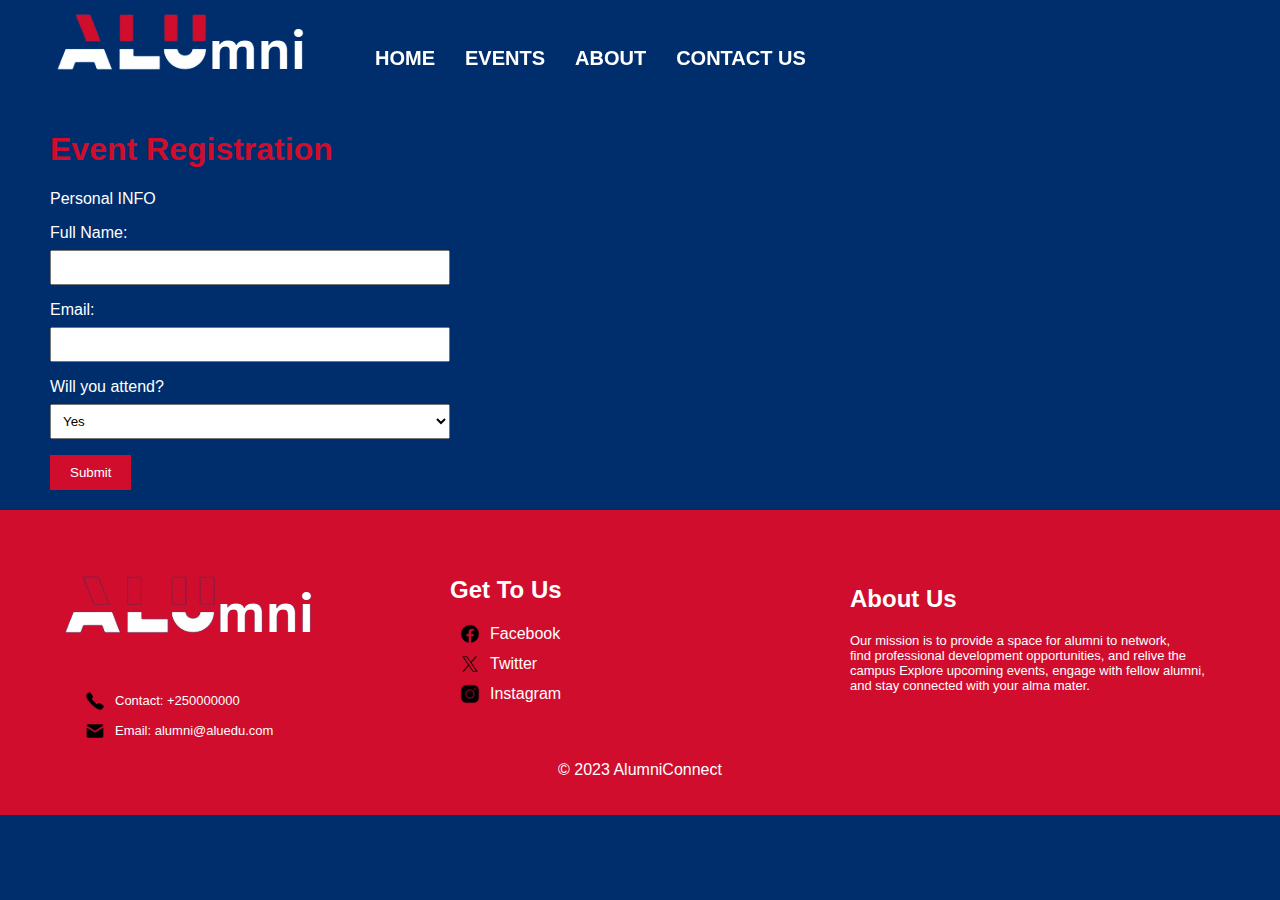
<file: registration.html>
<!DOCTYPE html>
<html lang="en">
<head>
    <meta charset="UTF-8">
    <script src="reg-script.js"></script>
    <meta name="viewport" content="width=device-width, initial-scale=1.0">
    <title>Event Registration</title>
    <link rel="icon" type="image/png" href="img/ALU-LOGO.jpeg">
    <link rel="stylesheet" href="reg.styles.css">
</head>
<body>
    <header class="menu" id="navbar">
        <ul>
            <a href="index.html"> <img src="img/logo.PNG" alt=""></a>
            <li><a href="index.html">HOME</a></li>
            <li><a href="index.html" class="scroll-link">EVENTS</a></li>
            <li><a href="index.html">ABOUT</a></li>
            <li><a href="index.html">CONTACT US</a></li> 
            <div id="weather-info">
                <!-- Weather information will be displayed here -->
            </div>
        </ul>
    </header>
    <main>
    <h1>Event Registration</h1>
    <p>Personal INFO</p>
    <form action="register_event.php" method="post" id="myForm">
        <label for="name">Full Name:</label>
        <input type="text" id="name" name="name" required>
    
        <label for="email">Email:</label>
        <input type="email" id="email" name="email" required>
    
        <label for="event">Will you attend?</label>
        <select id="event" name="event" required>
            <option value="Yes">Yes</option>
            <option value="No">No</option>
            <option value="Maybe">Maybe</option>
        </select>
    
        <button type="submit">Submit</button>
      </form>
    </main>
    <footer>
        <div class="footer-container">
            <div class="footer-column">
                <div class="image-logo">
                    <img src="img/logo.PNG" alt="Logo">
                </div>
                <div class="contact-info">
                    <img src="img/phone.png" alt="Phone Icon">
                    <span>Contact: +250000000</span>
                </div>
                <div class="email-info">
                    <img src="img/icons8-mail-100.png" alt="Email Icon">
                    <span>Email: alumni@aluedu.com</span>
                </div>
            </div>
            <div class="footer-column">
                <div class="footer-social">
                    <h2>Get To Us</h2>
                    <div class="social-item">
                        <a class="social-icons" href="" target="_blank">
                            <img src="img/icons8-facebook-100.png" alt="Facebook">
                            <span>Facebook</span>
                        </a>
                        
                    </div>
                    <div class="social-item">
                        <a class="social-icons" href="" target="_blank">
                            <img src="img/icons8-twitter-100.png" alt="Twitter">
                            <span>Twitter</span>
                        </a>
                        
                    </div>
                    <div class="social-item">
                        <a class="social-icons" href="" target="_blank">
                            <img src="img/icons8-instagram-100.png" alt="Instagram">
                            <span>Instagram</span>
                        </a>
                        
                    </div>
                </div>
            </div>
            <div class="footer-column">
                <div class="footer-about">
                    <h2>About Us</h2>
                    <p class="usw">Our mission is to provide a space for alumni to network,<br> find professional development opportunities, and relive the campus Explore upcoming events, engage with fellow alumni, and stay connected with your alma mater.</p>
                </div>
            </div>
        </div>
        <div class="footer-copyright">
            <p>&#169; 2023 AlumniConnect</p>
        </div>
    </footer>
    <script>
        document.getElementById('myForm').addEventListener('submit', function (event) {
          event.preventDefault(); // Prevents the default form submission behavior
    
          // Display an alert when the form is submitted
          alert('Form submitted!');
    
          // You can add additional logic here to handle the form data or perform other actions
    
        });
      </script>
</body>
</html>
</file>
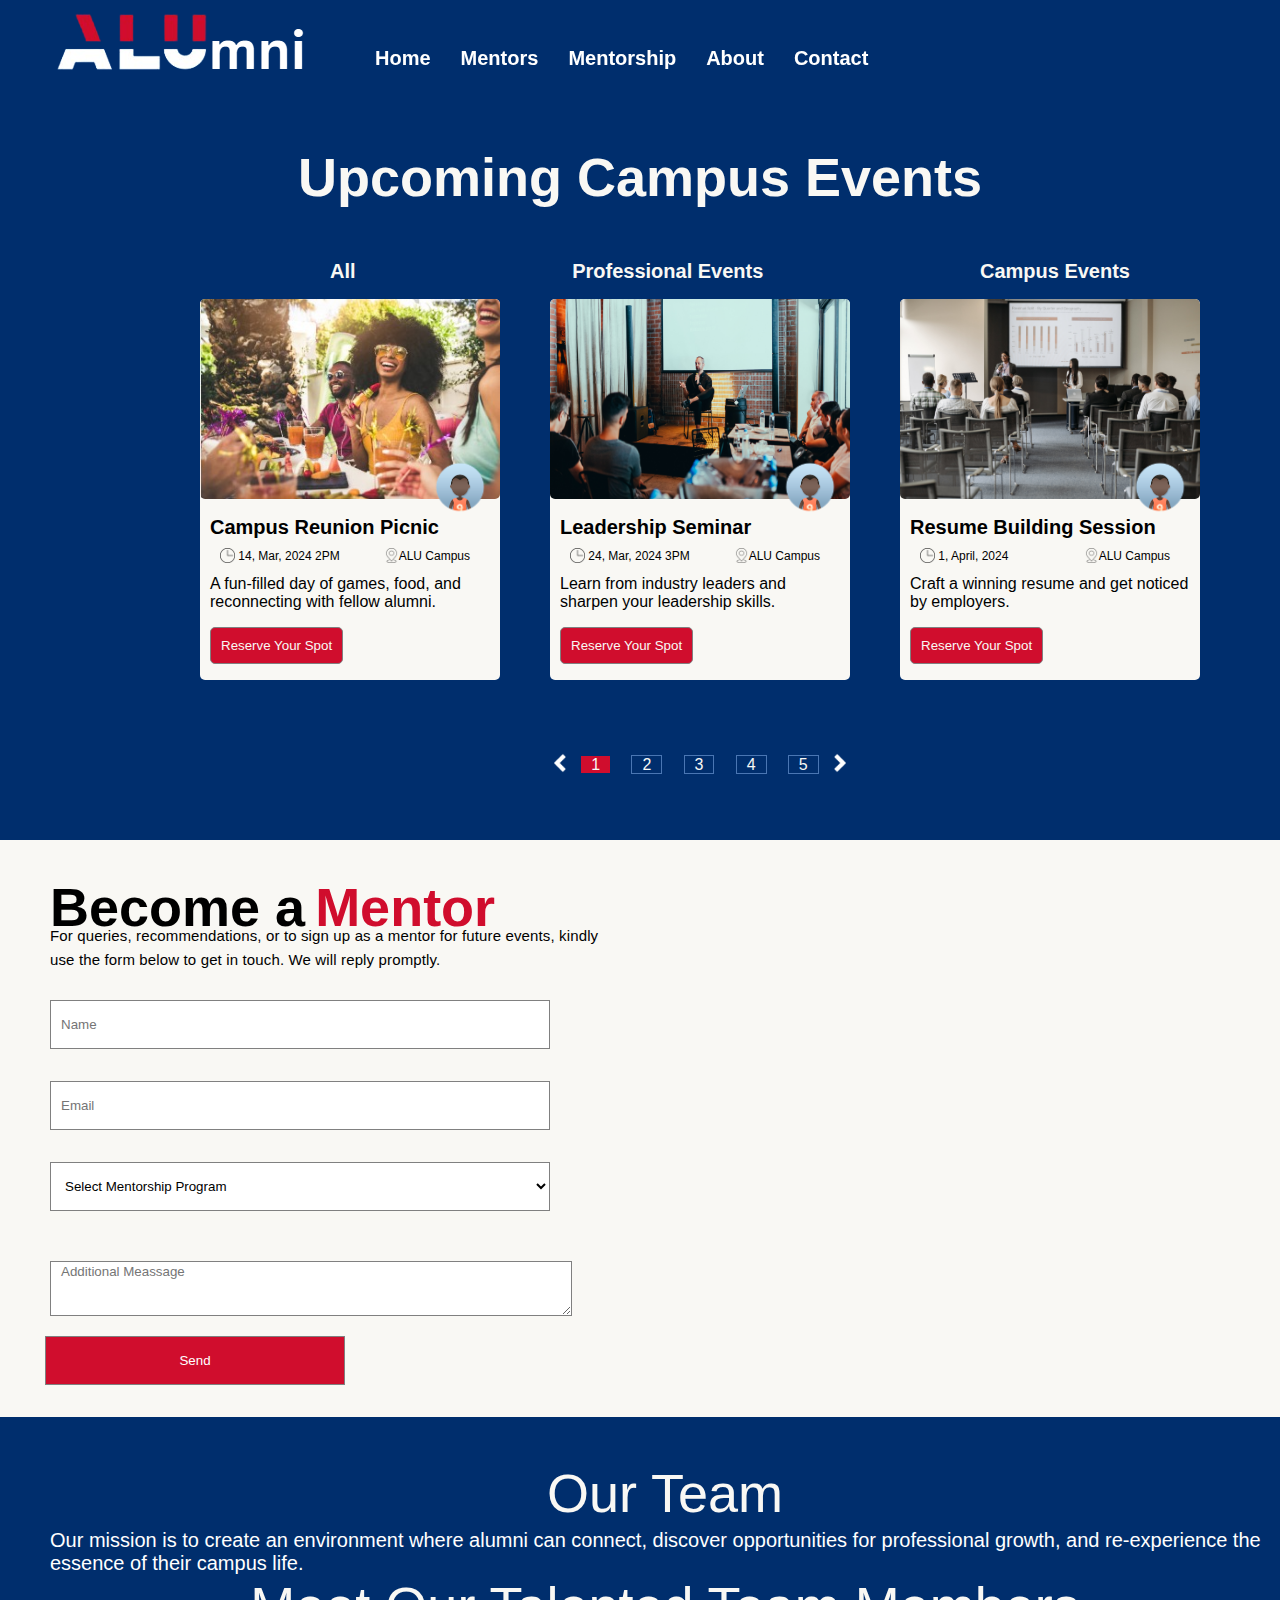
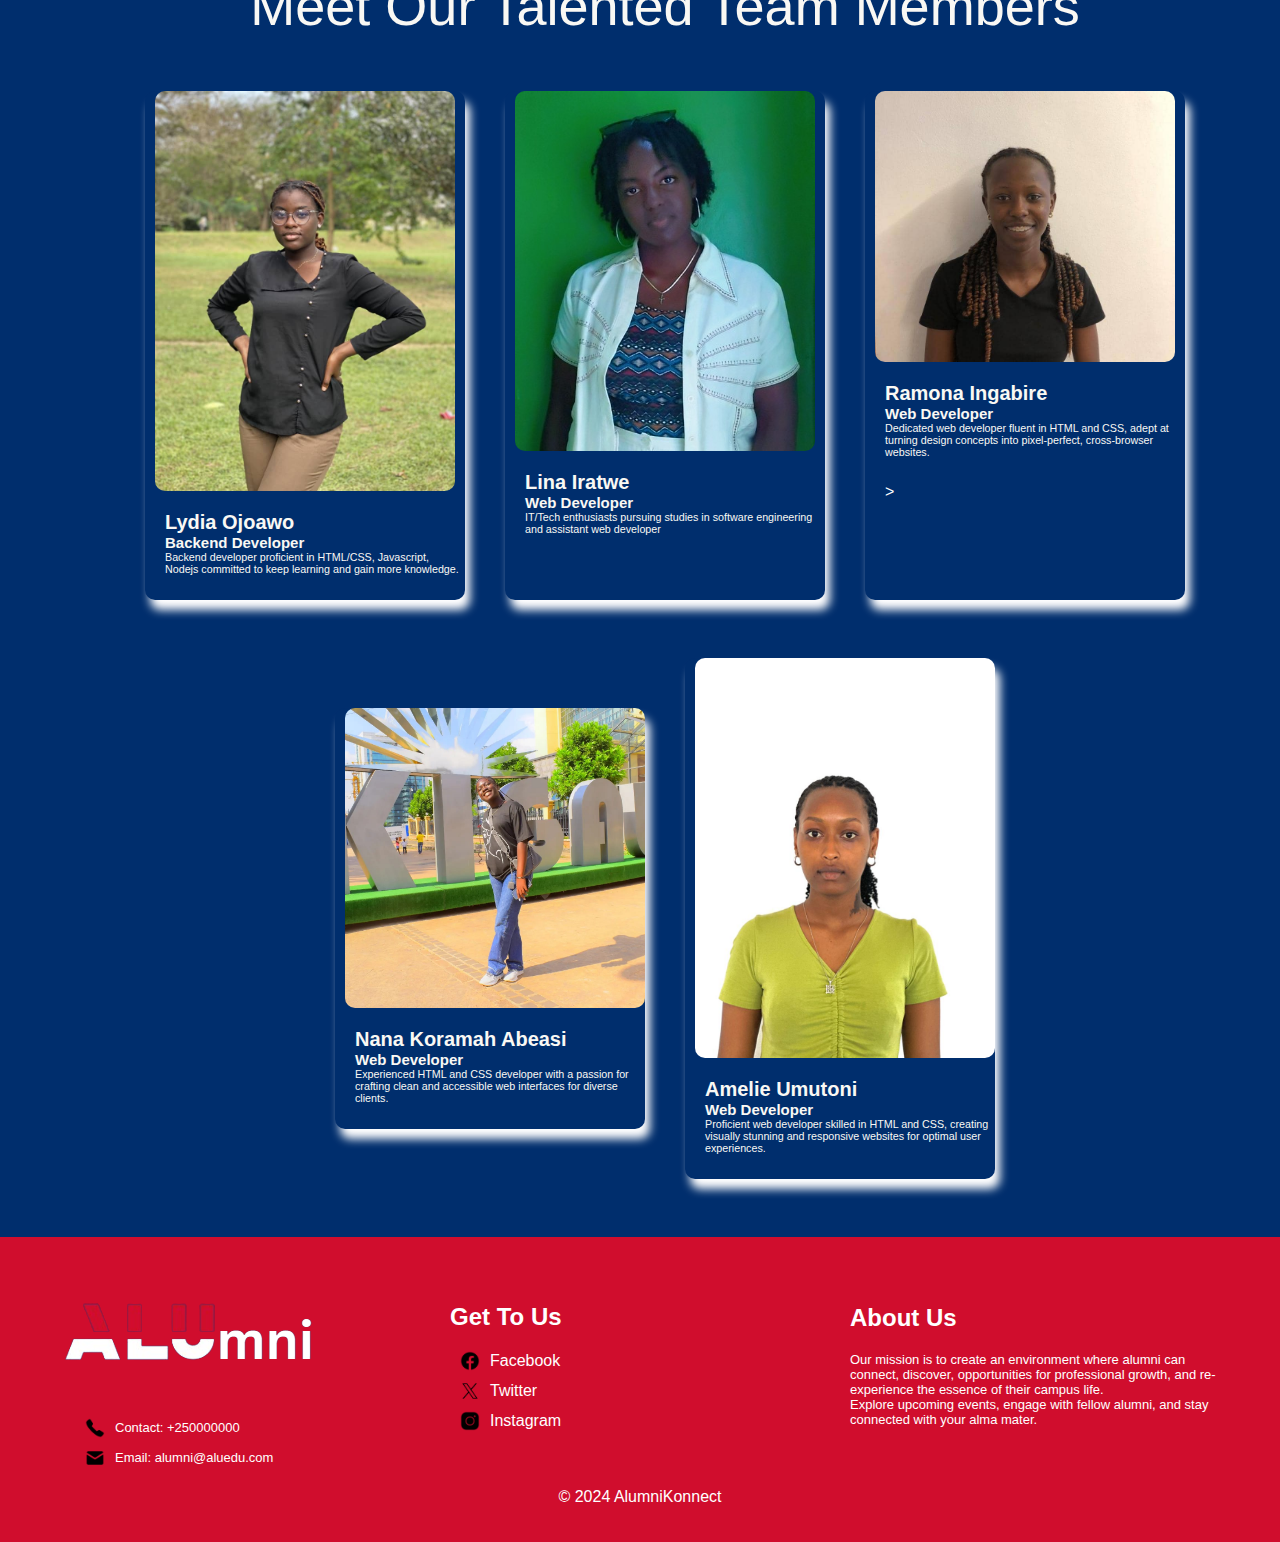
<file: MentorKonnect/Campus.html>
<!DOCTYPE html>
<html lang="en">
<head>
    <meta charset="UTF-8">
    <script src="reg-script.js"></script>
    <meta name="viewport" content="width=device-width, initial-scale=1.0">
    <title>Event Registration</title>
    <link rel="icon" type="image/png" href="img/ALU-LOGO.jpeg">
    <link rel="stylesheet" href="Styles.css">
    <link rel="stylesheet" href="reg.styles.css">
</head>
<body>
    <header class="menu" id="navbar">
        <ul>
            <a href="index.html"> <img src="img/logo.PNG" alt=""></a>
            <li><a href="index.html">Home</a></li>
            <li><a href="index.html" class="scroll-link">Mentors</a></li>            
            <li><a href="index.html" class="scroll-link">Mentorship</a></li>
            <li><a href="index.html">About</a></li>
            <li><a href="index.html">Contact</a></li> 
            <div id="weather-info">
                <!-- Weather information will be displayed here -->
            </div>
        </ul>
    </header>
    <main>
        <div>
            <h1>Upcoming Campus Events</h1>
        </div>
        <div class="filter">
            <p class="filter-box"><a href="index.html">All</a></p>
            <p><a href="Professional.html">Professional Events</a></p>
            <p><a href="Campus.html">Campus Events</a></p>
        </div>
        <section class="all-events" id="all-events2">
          <div class="info-events">
              <a href="" class="link-box">
                  <div class="img-container">
                      <img class="img-size" src="img/WhatsApp Image 2023-10-13 at 14.31.02.jpeg" alt="">
                      <img class="icon-img" src="img/image-from-rawpixel-id-2023781-original.png" alt="">
                  </div>
                  <div class="info-details">
                      <h2>Campus Reunion Picnic</h2>
                      <div class="details-icons">
                          <p><img src="img/time-2622.png" alt=""> 14, Mar, 2024 2PM</p>
                          <p><img src="img/location-38.png" alt="">ALU Campus</p>
                      </div>
                      <p class="details">A fun-filled day of games, food, and reconnecting with fellow alumni.</p>
                      <button class="reserve-button"><a href="registration.html">Reserve Your Spot</a></button>
                      <p></p>
                  </div>
              </a>      
          </div>
          <div class="info-events">
              <a href="" class="link-box">
                  <div class="img-container">
                      <img class="img-size" src="img/pexels-matheus-bertelli-3321793.jpg" alt="">
                      <img class="icon-img" src="img/image-from-rawpixel-id-2023781-original.png" alt="">
                  </div>
                  <div class="info-details">
                      <h2>Leadership Seminar</h2>
                      <div class="details-icons">
                          <p><img src="img/time-2622.png" alt=""> 24, Mar, 2024 3PM</p>
                          <p><img src="img/location-38.png" alt="">ALU Campus</p>
                      </div>
                      <p class="details">Learn from industry leaders and sharpen your leadership skills.</p>
                      <button  class="reserve-button"><a href="registration.html">Reserve Your Spot</a></button>
                      <p></p>
                  </div>
              </a>      
          </div>
          <div class="info-events">
              <a href="" class="link-box">
                  <div class="img-container">
                      <img class="img-size" src="img/pexels-pavel-danilyuk-8761559.jpg" alt="">
                      <img class="icon-img" src="img/image-from-rawpixel-id-2023781-original.png" alt="">
                  </div>
                  <div class="info-details">
                      <h2>Resume Building Session</h2>
                      <div class="details-icons">
                          <p><img src="img/time-2622.png" alt=""> 1, April, 2024</p>
                          <p><img src="img/location-38.png" alt="">ALU Campus</p>
                      </div>
                      <p class="details">Craft a winning resume and get noticed by employers.</p>
                      <button class="reserve-button"><a href="registration.html">Reserve Your Spot</a></button>
                      <p></p>
                  </div>
              </a>     
          </div> 
      </section>
      <div class="searchbox">
          <div><img src="img/Chevron Down (1).png" alt=""></div>
          <p><a href=""id="redbox">1</a></p>
          <p><a href="">2</a></p>
          <p><a href="">3</a></p>
          <p><a href="">4</a></p>
          <p><a href="">5</a></p>
          <div><img src="img/icons8-chevron-left-100 (2).png" alt=""></a></div>
      </div>  
  </main>
  <section class="information" style="display: flex;">
    <div class="contact">
        <h1>Become a<span3>Mentor</span3></h1>
        <h2>For queries, recommendations, or to sign up as a mentor for future events, kindly use the form below to get in touch. We will reply promptly.</h2>
        <form>
            <p><input type="text" class="info" placeholder="Name" required></p>
            <p><input type="email" class="info" placeholder="Email"></p>
            <select class="info">
                <option value="" disabled selected>Select Mentorship Program</option>
                <option value="Career Mastery Workshop">Career Mastery Mentor</option>
                <option value="Leadership Seminar">Leadership Seminar</option>
                <option value="Resume Building Bootcamp">Resume Building Bootcamp</option>
                <option value="Homecoming 2023">professional Mentor</option>
            </select><br><br>
            <p><textarea class="info" placeholder="Additional Meassage"></textarea></p>

            <p><input type="submit"  class="button" value="Send"></p>
        </form>
    </div>
    <div class="map">
        <iframe src="https://www.google.com/maps/embed?pb=!1m18!1m12!1m3!1d3987.5535042082893!2d30.15034267384856!3d-1.9306257366674653!2m3!1f0!2f0!3f0!3m2!1i1024!2i768!4f13.1!3m3!1m2!1s0x19dca77688d3131f%3A0x3a65f6d29a33c0d3!2sAfrican%20Leadership%20University!5e0!3m2!1sen!2srw!4v1701325156156!5m2!1sen!2srw" width="500" height="400" style="border:0;" allowfullscreen="" loading="lazy" referrerpolicy="no-referrer-when-downgrade"></iframe>
    </div>
    
</section>
<!-- about the team -->
<section id="about-us">
    <div class="team-area">
        <h2>Our Team</h2>
        <h3 class="reason">
            Our mission is to create an environment where alumni can connect, discover opportunities for professional growth, and re-experience the essence of their campus life.            </h3>
        <p class="meet">Meet Our Talented Team Members</p>
        <div class="team-part1">
            <!-- 1st member-->
            <div class="single-team">
                <div class="team-img">
                    <img class="image-size" src="img/Lydia.jpg">
                </div>
                <h3>Lydia Ojoawo</h3>
                <h4>Backend Developer</h4>
                <h6>Backend developer proficient in HTML/CSS, Javascript, Nodejs committed to keep learning and gain more knowledge.</h6>
            </div> 
            <!-- 2nd member-->
            <div class="single-team">
                <div class="team-img">
                    <img class="image-size" src="img/lina.jpg" alt="Lina">
                </div>
                <h3>Lina Iratwe</h3>
                <h4>Web Developer</h4>
                <h6>IT/Tech enthusiasts pursuing studies in software engineering and assistant web developer</h6>
            </div>
            <!-- 3rd member -->
            <div class="single-team">
                <div class="team-img">
                    <img class="image-size" src="img/Ramona.jpg" alt="Ramona">
                </div>
                <h3>Ramona  Ingabire</h3>
                <h4>Web Developer</h4>
                <h6>Dedicated web developer fluent in HTML and CSS, adept at turning design concepts into pixel-perfect, cross-browser websites.</h6>>
            </div>
        </div>
        <div class="team-part2">
            <!-- 4th member-->
            <div class="single-team">
                <div class="team-img">
                    <img class="image-size" src="img/nana1.jpg" alt="Nana">
                </div>
                <h3>Nana Koramah Abeasi</h3>
                <h4>Web Developer</h4>
                <h6>Experienced HTML and CSS developer with a passion for crafting clean and accessible web interfaces for diverse clients.</h6>
            
            </div>
            <!-- 5th member-->
            <div class="single-team">
                <div class="team-img">
                    <img class="image-size" src="img/Amelie.jpg" alt="Amelie">
                </div>
                <h3>Amelie Umutoni</h3>
                <h4>Web Developer</h4>
                <h6>Proficient web developer skilled in HTML and CSS, creating visually stunning and responsive websites for optimal user experiences.</h6>
                
            </div>
        </div>
         
</section>
<footer>
    <div class="footer-container">
        <div class="footer-column">
            <div class="image-logo">
                <img src="img/logo.PNG" alt="Logo">
            </div>
            <div class="contact-info">
                <img src="img/phone.png" alt="Phone Icon">
                <span>Contact: +250000000</span>
            </div>
            <div class="email-info">
                <img src="img/icons8-mail-100.png" alt="Email Icon">
                <span>Email: alumni@aluedu.com</span>
            </div>
        </div>
        <div class="footer-column">
            <div class="footer-social">
                <h2>Get To Us</h2>
                <div class="social-item">
                    <a class="social-icons" href="" target="_blank">
                        <img src="img/icons8-facebook-100.png" alt="Facebook">
                        <span>Facebook</span>
                    </a>
                    
                </div>
                <div class="social-item">
                    <a class="social-icons" href="" target="_blank">
                        <img src="img/icons8-twitter-100.png" alt="Twitter">
                        <span>Twitter</span>
                    </a>
                    
                </div>
                <div class="social-item">
                    <a class="social-icons" href="" target="_blank">
                        <img src="img/icons8-instagram-100.png" alt="Instagram">
                        <span>Instagram</span>
                    </a>
                    
                </div>
            </div>
        </div>
        <div class="footer-column">
            <div class="footer-about">
                <h2>About Us</h2>
                <p class="usw">Our mission is to create an environment where alumni can connect, discover, opportunities for professional growth, and re-experience the essence of their campus life. <br> Explore upcoming events, engage with fellow alumni, and stay connected with your alma mater.</p>
            </div>
        </div>
    </div>
    <div class="footer-copyright">
        <p>&#169; 2024 AlumniKonnect</p>
    </div>
</footer>
</body>
</html>
</file>
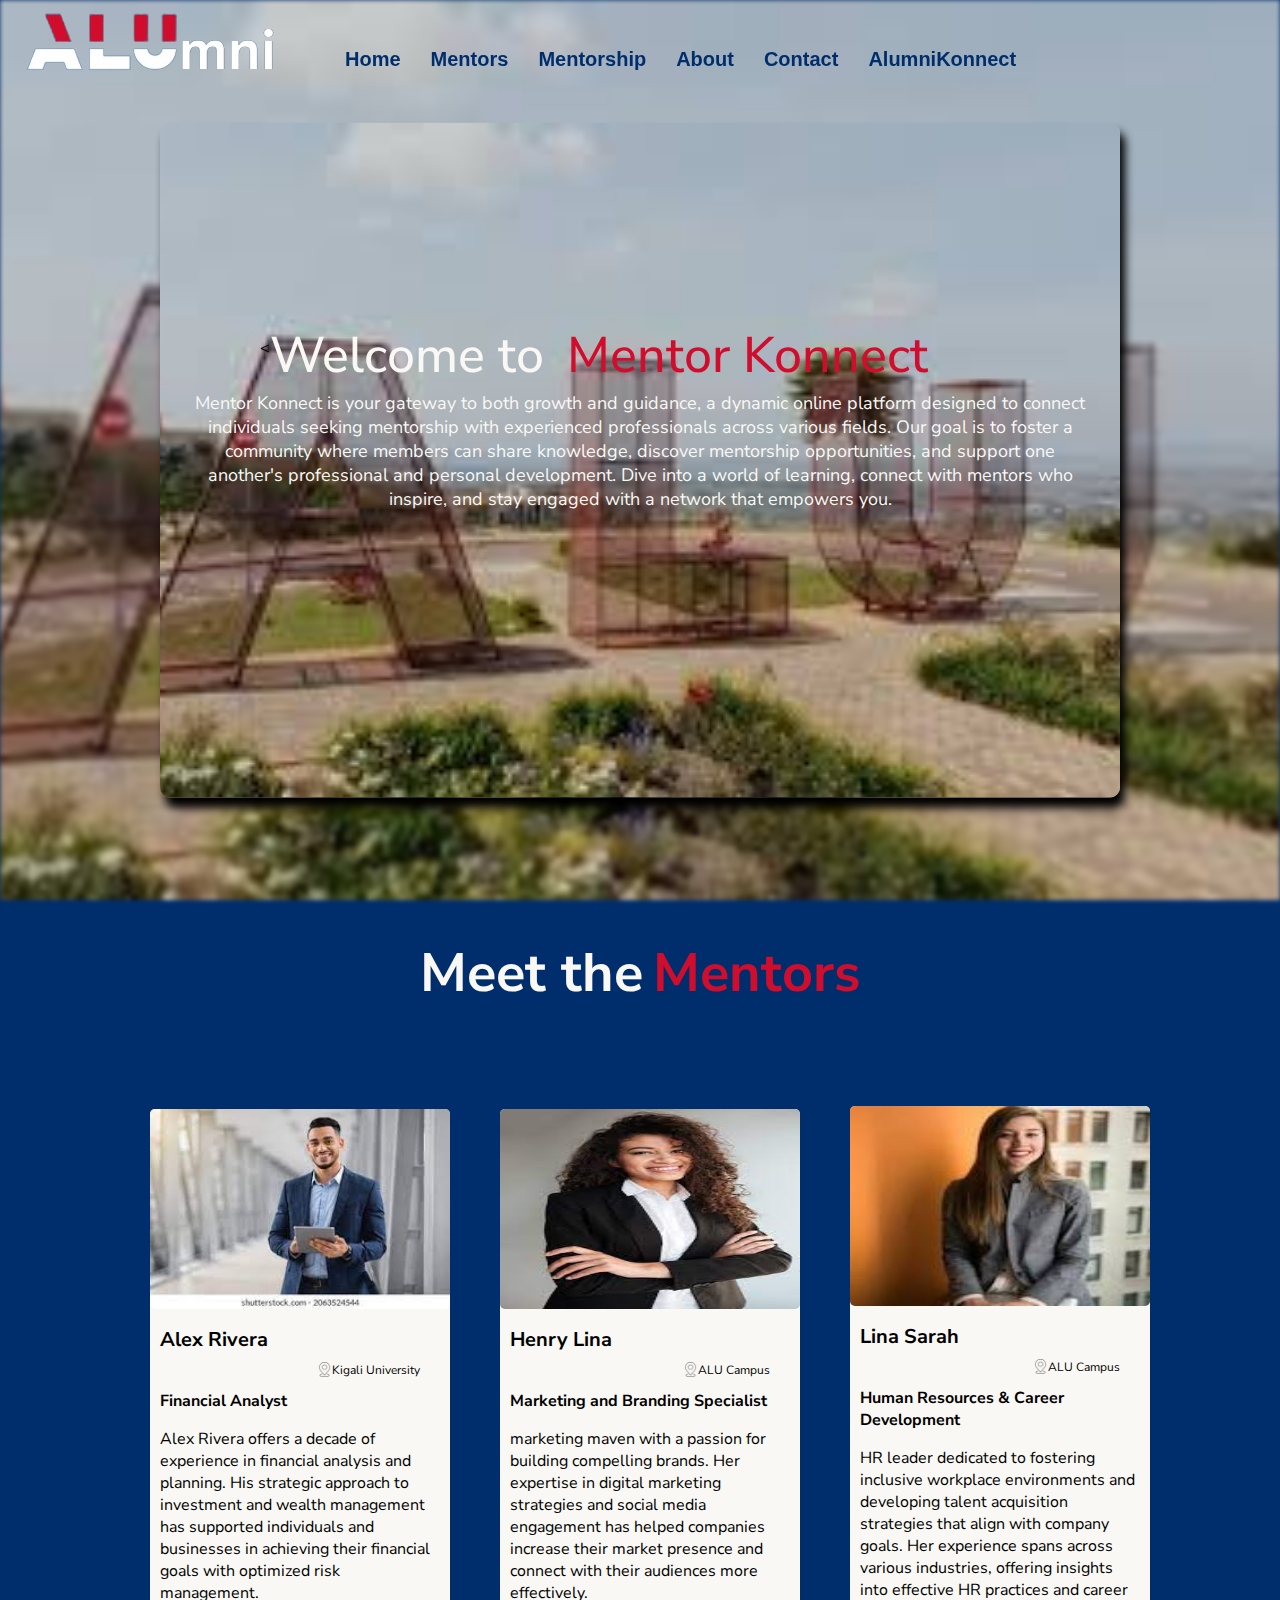
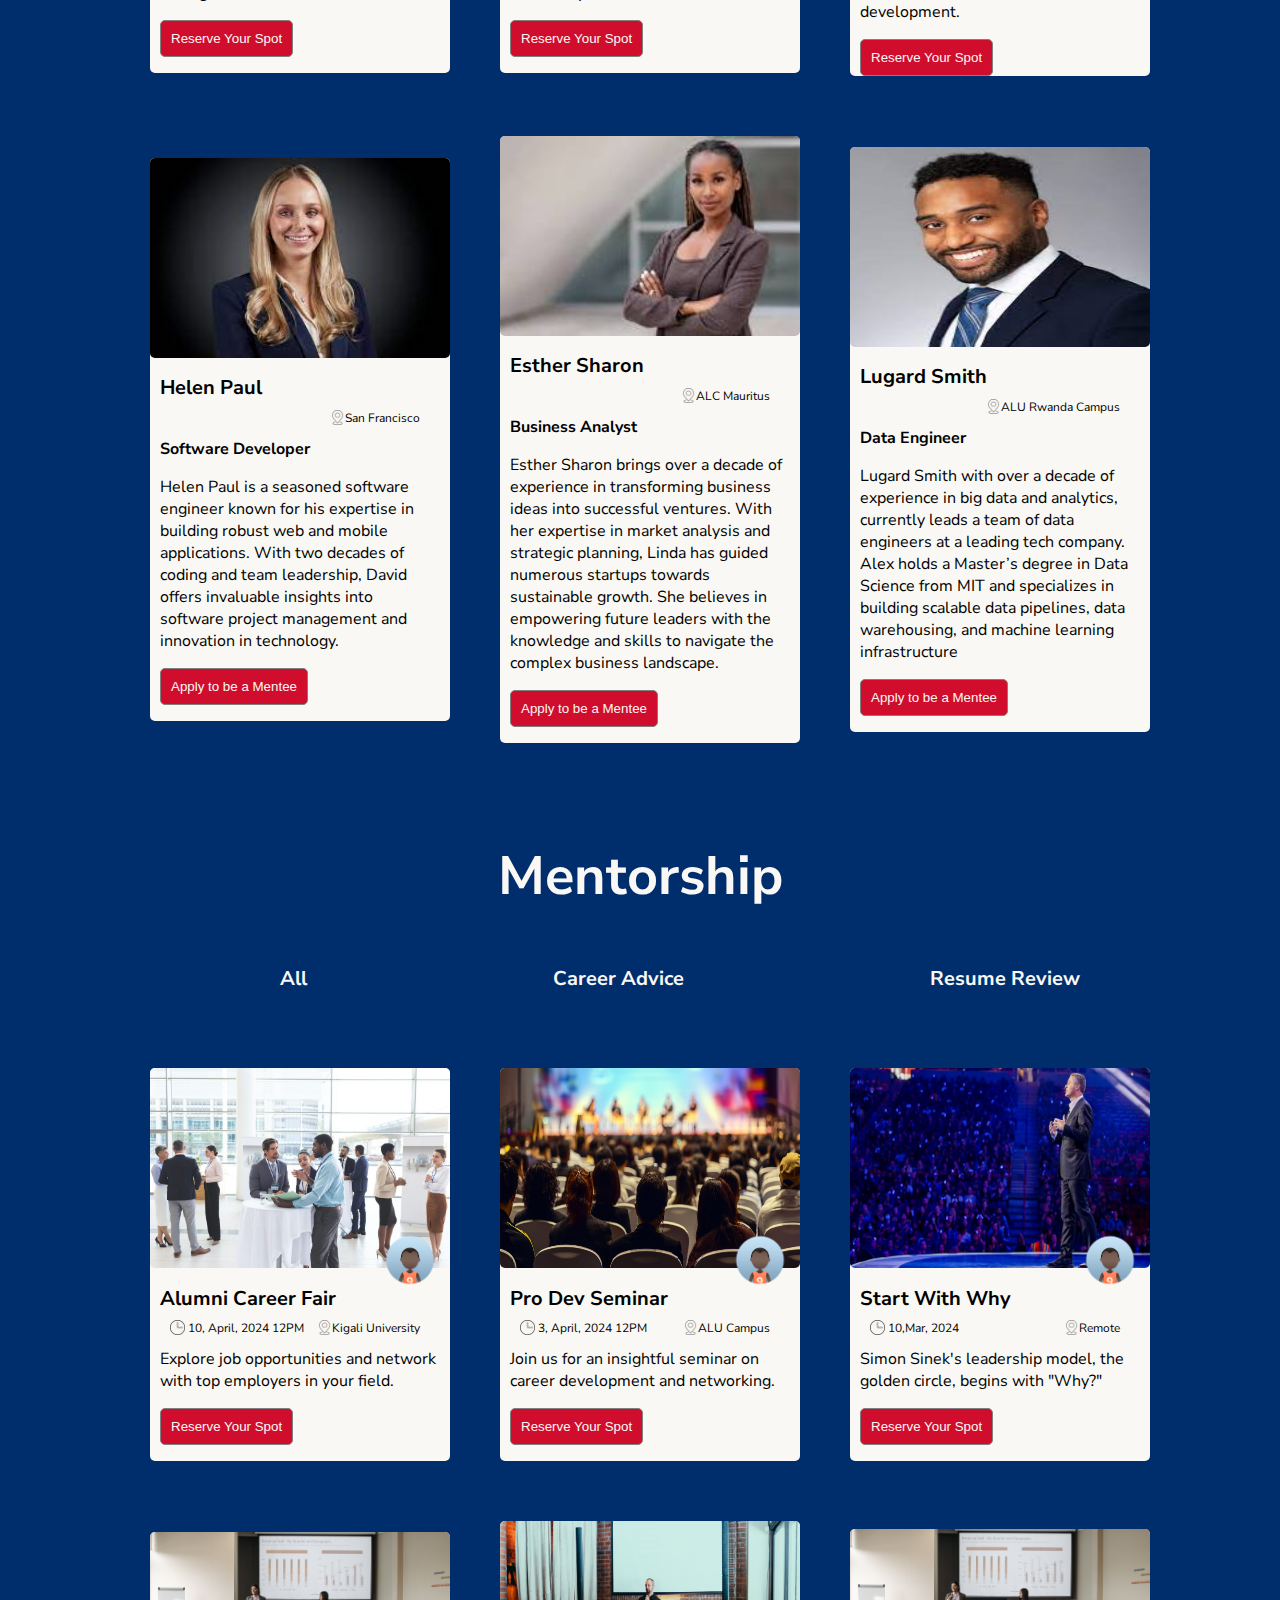
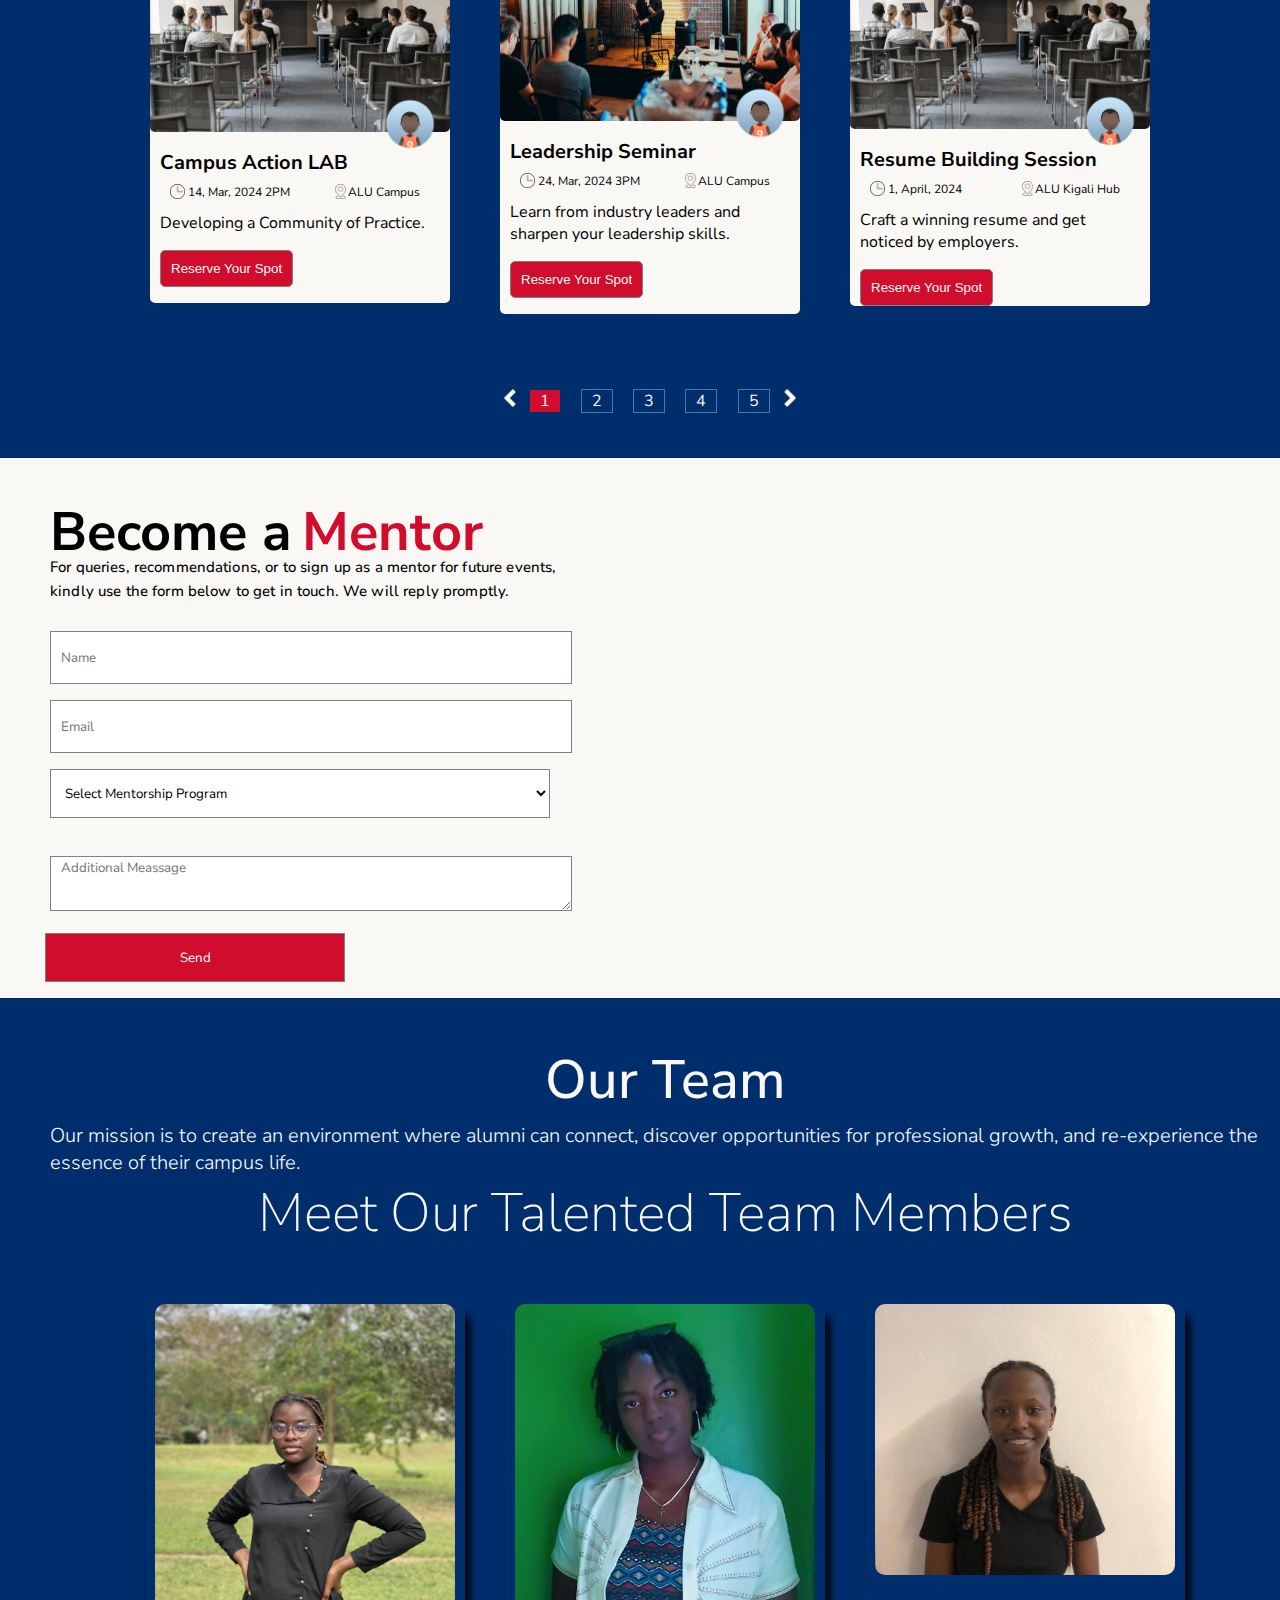
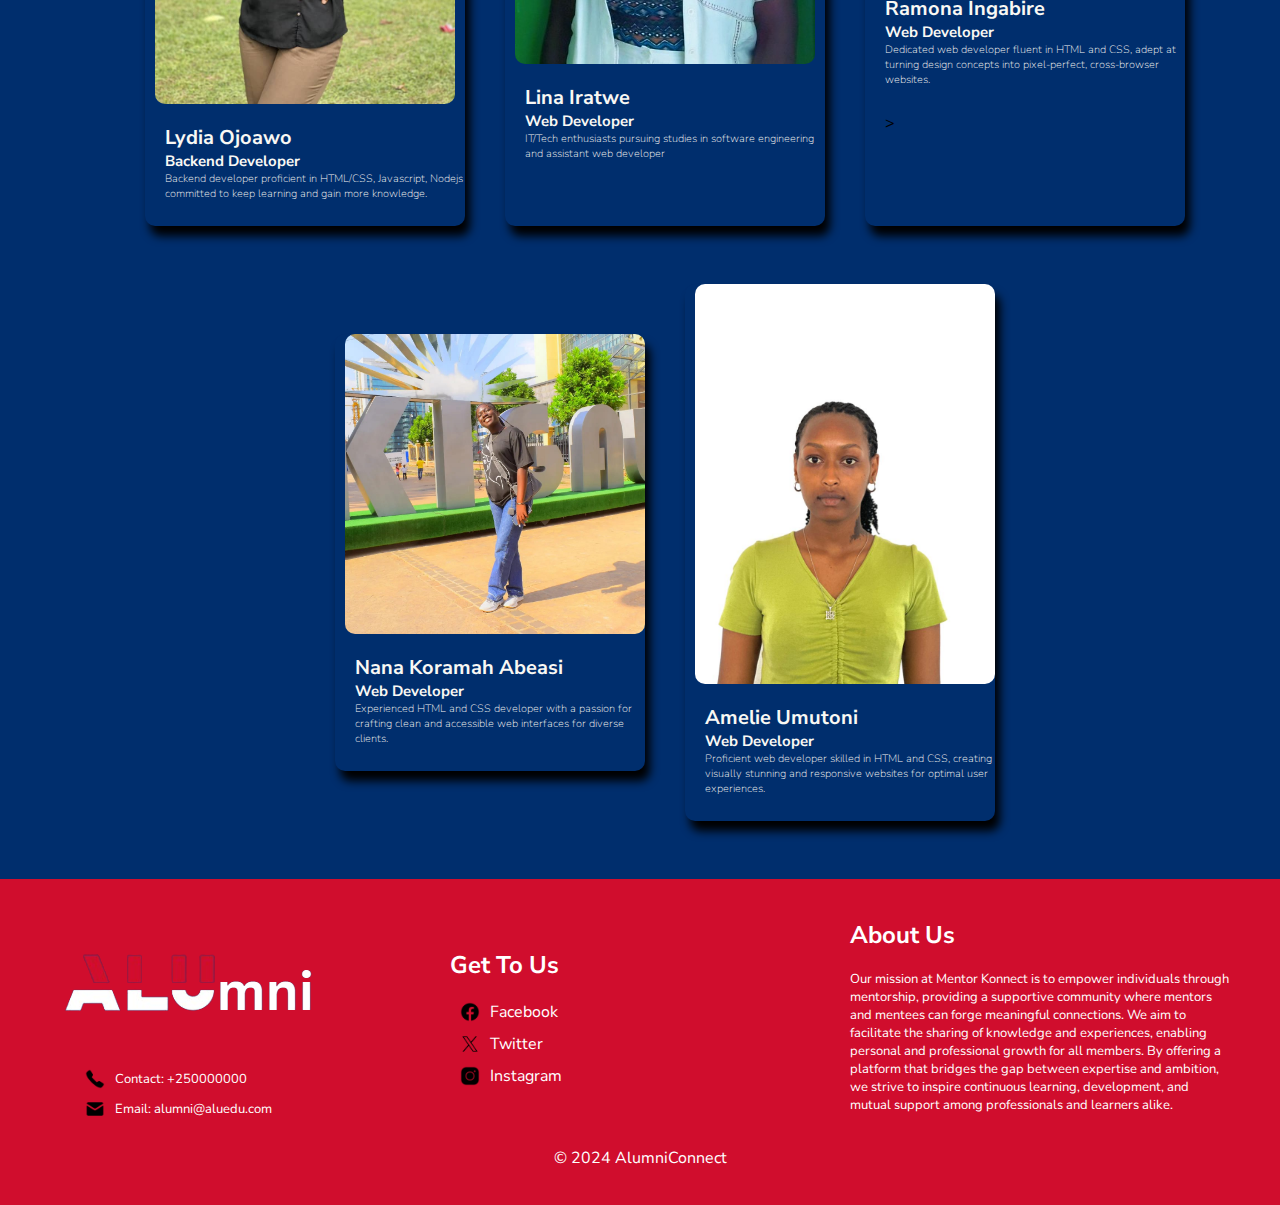
<file: MentorKonnect/index-mentor.html>
<!DOCTYPE html>
<html lang="en" dir="ltr">
  <head>
    <meta charset="utf-8">
    <meta name="viewport" content="width=device-width, initial-scale=1, viewport-fit=cover">
    <title>Alumniconnect-ALU</title>
    <meta name="description" content="Description of the page less than 150 characters">
    <link rel="icon" type="image/png" href="img/ALU-LOGO.jpeg">
    <link href="https://fonts.googleapis.com/css?family=Open+Sans:400,700|Raleway:700&display=swap" rel="stylesheet">
    <link rel='stylesheet' href='Styles.css'>
    <script src="script.js"></script>
  </head>
<body>
    <!-- Home section -->
    <header class="menu" id="navbar">
        <ul id="navbar-section">
            <a href="index.html"> <img src="img/logo.PNG" alt=""></a>
            <li><a href="#">Home</a></li>
            <li><a href="#Events-section" class="scroll-link">Mentors</a></li>
            <li><a href="#Events-section-mentorship" class="scroll-link">Mentorship</a></li>
            <li><a href="#about-us">About</a></li>
            <li><a href="#contact-us">Contact</a></li>
            <li><a href="index.html">AlumniKonnect</a></li>
            <div id="weather-info">
                <!-- Weather information will be displayed here -->
            </div>
        </ul>
    </header>
    <div class="background"></div>
    <section class="home">
            <div class="content">
                <<p>Welcome to <span3>Mentor Konnect</span3></p>
            </div>
            <p style="margin-right: 0px; font-size: 18px;padding-inline: 30px;">Mentor Konnect is your gateway to both growth and guidance, a dynamic online platform designed to connect individuals seeking mentorship with experienced professionals across various fields. Our goal is to foster a community where members can share knowledge, discover mentorship opportunities, and support one another's professional and personal development. Dive into a world of learning, connect with mentors who inspire, and stay engaged with a network that empowers you.</p> </section>

<!-- All Mentors Section -->
<main id="Events-section">
    <div>
        <h1>Meet the<span3>Mentors</span3></h1>
        <h6></h6>
    </div>
    
    <section class="all-events">
        <div class="info-events">
            <a href="" class="link-box">
                <div class="img-container">
                    <img class="img-size" src="img/mentor m.jpg" alt="">
                    
                </div>
                <div class="info-details">
                    <h2>Alex Rivera</h2>
                    <div class="details-icons">
                        <p><img src="img/location-38.png" alt="">Kigali University</a></p>
                    </div>
                    <p class="details"><b>Financial Analyst</b></p>
                    <p class="details">Alex Rivera offers a decade of experience in financial analysis and planning. His strategic approach to investment and wealth management has supported individuals and businesses in achieving their financial goals with optimized risk management.</p>
                    
                    <button class="reserve-button"><a href="registration.html" target="_blank">Reserve Your Spot</a></button>
                    <p></p>
                </div>
            </a>      
        </div>
        <div class="info-events">
            <a href="" class="link-box">
                <div class="img-container">
                    <img class="img-size" src="img/adeoluwa.jpg" alt="">

                </div>
                <div class="info-details">
                    <h2>Henry Lina</h2>
                    <div class="details-icons">
                       <p><img src="img/location-38.png" alt="">ALU Campus</a></p>
                    </div>
                    <p class="details"><b>Marketing and Branding Specialist</b></p>
        
                    <p class="details">marketing maven with a passion for building compelling brands. Her expertise in digital marketing strategies and social media engagement has helped companies increase their market presence and connect with their audiences more effectively.</p>
                    
                    <button class="reserve-button"><a href="registration.html" target="_blank">Reserve Your Spot</a></button>
                    <p></p>
                </div>
            </a>      
        </div>
        <div class="info-events">
            <a href="" class="link-box">
                <div class="img-container">
                    <img class="img-size" src="img/female11.jpg" alt="">
                    
                </div>
                <div class="info-details">
                    <h2>Lina Sarah</h2>
                    <div class="details-icons">
                       <p><img src="img/location-38.png" alt="">ALU Campus</a></p>
                    </div>
                    <p class="details"> <b>Human Resources & Career Development</b></p>
                    <p class="details"> HR leader dedicated to fostering inclusive workplace environments and developing talent acquisition strategies that align with company goals. Her experience spans across various industries, offering insights into effective HR practices and career development.</p>
                    <button  class="reserve-button"><a href="registration.html" target="_blank">Reserve Your Spot</a></button>
                    
                </div>
            </a>      
        </div>
    </section>
    <section class="all-events" id="all-events2">
        <div class="info-events">
            <a href="" class="link-box">
                <div class="img-container">
                    <img class="img-size" src="img/mentor fe.jpg" alt="">
                    
                </div>
                <div class="info-details">
                    <h2>Helen Paul</h2>
                    <div class="details-icons">
                        
                    <p><img src="img/location-38.png" alt="">San Francisco</a></p>
                    </div>
                    <p class="details"><b>Software Developer</b></p>
                    
                    <p class="details">Helen Paul is a seasoned software engineer known for his expertise in building robust web and mobile applications. With two decades of coding and team leadership, David offers invaluable insights into software project management and innovation in technology.</p>
                    
                    <button class="reserve-button"><a href="registration.html" target="_blank">Apply to be a Mentee</a></button>
                    <p></p>
                </div>
            </a>      
        </div>
        <div class="info-events">
            <a href="" class="link-box">
                <div class="img-container">
                    <img class="img-size" src="img/female1.jpg" alt="">
                    
                </div>
                <div class="info-details">
                    <h2>Esther Sharon</h2>
                    <div class="details-icons">
                    
                        <p><img src="img/location-38.png" alt="">ALC Mauritus 
                        </a></p>
                    </div>
                    <p class="details"><b>Business Analyst</b></p>

                    <p class="details">Esther Sharon  brings over a decade of experience in transforming business ideas into successful ventures. With her expertise in market analysis and strategic planning, Linda has guided numerous startups towards sustainable growth. She believes in empowering future leaders with the knowledge and skills to navigate the complex business landscape.</p>
                    
                    <button  class="reserve-button"><a href="registration.html" target="_blank">Apply to be a Mentee</a></button>
                    <p></p>
                </div>
            </a>      
        </div>
        <div class="info-events">
            <a href="" class="link-box">
                <div class="img-container">
                    <img class="img-size" src="img/smith.jpg" alt="">
                    
                </div>
                <div class="info-details">
                    <h2>Lugard Smith</h2>
                    <div class="details-icons">
                        <p><img src="img/location-38.png" alt="">ALU Rwanda Campus</a></p>
                    </div>
                    <p class="details"><b>Data Engineer</b></p>
                    <p class="details">Lugard Smith with over a decade of experience in big data and analytics, currently leads a team of data engineers at a leading tech company. Alex holds a Master’s degree in Data Science from MIT and specializes in building scalable data pipelines, data warehousing, and machine learning infrastructure</p>
                    
                    <button  class="reserve-button"><a href="registration.html" target="_blank">Apply to be a Mentee</a></button>
                    <p></p>
                </div>
            </a>      
        </div>
    </section>
     
</main>

    <!-- All Events Section -->
    <main id="Events-section-mentorship">
        <div>
            <h1>Mentorship</h1>
            <h6></h6>
        </div>
        <div class="filter">
            <p><a href="index-mentor.html">All</a></p>
            <p><a href="Professional.html">Career Advice</a></p>
            <p><a href="Campus.html">Resume Review</a></p>
         
        </div>
        <section class="all-events">
            <div class="info-events">
                <a href="" class="link-box">
                    <div class="img-container">
                        <img class="img-size" src="img/u.jpeg" alt="">
                        <img class="icon-img" src="img/image-from-rawpixel-id-2023781-original.png" alt="">
                    </div>
                    <div class="info-details">
                        <h2>Alumni Career Fair</h2>
                        <div class="details-icons">
                            <p><img src="img/time-2622.png" alt=""> 10, April, 2024 12PM</p>
                            <p><a href="https://maps.app.goo.gl/meLuQ8pxCfgezyoN7" target="_blank"><img src="img/location-38.png" alt="">Kigali University</a></p>
                        </div>
                        <p class="details">Explore job opportunities and network with top employers in your field.</p>
                        <button class="reserve-button"><a href="registration.html" target="_blank">Reserve Your Spot</a></button>
                        <p></p>
                    </div>
                </a>      
            </div>
            <div class="info-events">
                <a href="" class="link-box">
                    <div class="img-container">
                        <img class="img-size" src="img/WhatsApp Image 2023-10-13 at 14.15.17 (2).jpeg" alt="">
                        <img class="icon-img" src="img/image-from-rawpixel-id-2023781-original.png" alt="">
                    </div>
                    <div class="info-details">
                        <h2>Pro Dev Seminar</h2>
                        <div class="details-icons">
                            <p><img src="img/time-2622.png" alt=""> 3, April, 2024 12PM</p>
                            <p><a href="https://maps.app.goo.gl/XWSGBPsbgwFiNXreA" target="_blank"><img src="img/location-38.png" alt="">ALU Campus</a></p>
                        </div>
                        <p class="details">Join us for an insightful seminar on career development and networking.</p>
                        <button class="reserve-button"><a href="registration.html" target="_blank">Reserve Your Spot</a></button>
                        <p></p>
                    </div>
                </a>      
            </div>
            <div class="info-events">
                <a href="" class="link-box">
                    <div class="img-container">
                        <img class="img-size" src="img/WhatsApp Image 2023-10-13 at 14.15.17.jpeg" alt="">
                        <img class="icon-img" src="img/image-from-rawpixel-id-2023781-original.png" alt="">
                    </div>
                    <div class="info-details">
                        <h2>Start With Why</h2>
                        <div class="details-icons">
                            <p><img src="img/time-2622.png" alt=""> 10,Mar, 2024</p>
                            <p><a href=""><img src="img/location-38.png" alt="">Remote</a></p>
                        </div>
                        <p class="details">Simon Sinek's leadership model, the golden circle, begins with "Why?" </p>
                        <button class="reserve-button"><a href="registration.html" target="_blank">Reserve Your Spot</a></button>
                        <p></p>
                    </div>
                </a>      
            </div>
        </section>
        <section class="all-events" id="all-events2">
            <div class="info-events">
                <a href="" class="link-box">
                    <div class="img-container">
                        <img class="img-size" src="img/pexels-pavel-danilyuk-8761559.jpg" alt="">
                        <img class="icon-img" src="img/image-from-rawpixel-id-2023781-original.png" alt="">
                    </div>
                    <div class="info-details">
                        <h2>Campus Action LAB</h2>
                        <div class="details-icons">
                            <p><img src="img/time-2622.png" alt=""> 14, Mar, 2024 2PM</p>
                            <p><a href="https://maps.app.goo.gl/XWSGBPsbgwFiNXreA" target="_blank"><img src="img/location-38.png" alt="">ALU Campus</a></p>
                        </div>
                        <p class="details">Developing a Community of Practice.</p>
                        <button class="reserve-button"><a href="registration.html" target="_blank">Reserve Your Spot</a></button>
                        <p></p>
                    </div>
                </a>      
            </div>
            <div class="info-events">
                <a href="" class="link-box">
                    <div class="img-container">
                        <img class="img-size" src="img/pexels-matheus-bertelli-3321793.jpg" alt="">
                        <img class="icon-img" src="img/image-from-rawpixel-id-2023781-original.png" alt="">
                    </div>
                    <div class="info-details">
                        <h2>Leadership Seminar</h2>
                        <div class="details-icons">
                            <p><img src="img/time-2622.png" alt=""> 24, Mar, 2024 3PM</p>
                            <p><a href="https://maps.app.goo.gl/XWSGBPsbgwFiNXreA" target="_blank"><img src="img/location-38.png" alt="">ALU Campus</a></p>
                        </div>
                        <p class="details">Learn from industry leaders and sharpen your leadership skills.</p>
                        <button  class="reserve-button"><a href="registration.html" target="_blank">Reserve Your Spot</a></button>
                        <p></p>
                    </div>
                </a>      
            </div>
            <div class="info-events">
                <a href="" class="link-box">
                    <div class="img-container">
                        <img class="img-size" src="img/pexels-pavel-danilyuk-8761559.jpg" alt="">
                        <img class="icon-img" src="img/image-from-rawpixel-id-2023781-original.png" alt="">
                    </div>
                    <div class="info-details">
                        <h2>Resume Building Session</h2>
                        <div class="details-icons">
                            <p><img src="img/time-2622.png" alt=""> 1, April, 2024</p>
                            <p><a href="https://maps.app.goo.gl/S5V8cs35LUUsv2ay9" target="_blank"><img src="img/location-38.png" alt="">ALU Kigali Hub</a></p>
                        </div>
                        <p class="details">Craft a winning resume and get noticed by employers.</p>
                        <button class="reserve-button"><a href="registration.html" target="_blank">Reserve Your Spot</a></button>
                        
                    </div>
                </a>     
            </div> 
        </section>
        <div class="searchbox">
            <div><img src="img/Chevron Down (1).png" alt=""></div>
            <p><a href=""id="redbox">1</a></p>
            <p><a href="">2</a></p>
            <p><a href="">3</a></p>
            <p><a href="">4</a></p>
            <p><a href="">5</a></p>
            <div><img src="img/icons8-chevron-left-100 (2).png" alt=""></a></div>
        </div>  
    </main>
    <!-- Contact Us Section -->
    <!-- Get i Touch -->
    <section class="information" id="contact-us" style="display: flex;">
        <div class="contact">
            <h1>Become a<span3>Mentor</span3></h1>
            <h2>For queries, recommendations, or to sign up as a mentor for future events, kindly use the form below to get in touch. We will reply promptly.</h2>
            <form>
                <p><input type="text" class="info" placeholder="Name" required></p>
                <p><input type="email" class="info" placeholder="Email"></p>
                <select class="info">
                    <option value="" disabled selected>Select Mentorship Program</option>
                    <option value="Career Mastery Workshop">Career Mastery Mentor</option>
                    <option value="Leadership Seminar">Leadership Seminar</option>
                    <option value="Resume Building Bootcamp">Resume Building Bootcamp</option>
                    <option value="Homecoming 2023">professional Mentor</option>
                </select><br><br>
                <p><textarea class="info" placeholder="Additional Meassage"></textarea></p>
    
                <p><input type="submit"  class="button" value="Send"></p>
            </form>
        </div>
        <div class="map">
            <iframe src="https://www.google.com/maps/embed?pb=!1m18!1m12!1m3!1d3987.5535042082893!2d30.15034267384856!3d-1.9306257366674653!2m3!1f0!2f0!3f0!3m2!1i1024!2i768!4f13.1!3m3!1m2!1s0x19dca77688d3131f%3A0x3a65f6d29a33c0d3!2sAfrican%20Leadership%20University!5e0!3m2!1sen!2srw!4v1701325156156!5m2!1sen!2srw" width="500" height="400" style="border:0;" allowfullscreen="" loading="lazy" referrerpolicy="no-referrer-when-downgrade"></iframe>
        </div>
    </section>

    <!-- Meet the team -->
    <!-- about us Section -->

    <section id="about-us">
        <div class="team-area">
            <h2>Our Team</h2>
            <h3 class="reason">
                Our mission is to create an environment where alumni can connect, discover opportunities for professional growth, and re-experience the essence of their campus life.            </h3>
            <p class="meet">Meet Our Talented Team Members</p>
            <div class="team-part1">
                <!-- 1st member-->
                <div class="single-team">
                    <div class="team-img">
                        <img class="image-size" src="img/Lydia.jpg">
                    </div>
                    <h3>Lydia Ojoawo</h3>
                    <h4>Backend Developer</h4>
                    <h6>Backend developer proficient in HTML/CSS, Javascript, Nodejs committed to keep learning and gain more knowledge.</h6>
                </div> 
                <!-- 2nd member-->
                <div class="single-team">
                    <div class="team-img">
                        <img class="image-size" src="img/lina.jpg" alt="Lina">
                    </div>
                    <h3>Lina Iratwe</h3>
                    <h4>Web Developer</h4>
                    <h6>IT/Tech enthusiasts pursuing studies in software engineering and assistant web developer</h6>
                </div>
                <!-- 3rd member -->
                <div class="single-team">
                    <div class="team-img">
                        <img class="image-size" src="img/Ramona.jpg" alt="Ramona">
                    </div>
                    <h3>Ramona  Ingabire</h3>
                    <h4>Web Developer</h4>
                    <h6>Dedicated web developer fluent in HTML and CSS, adept at turning design concepts into pixel-perfect, cross-browser websites.</h6>>
                </div>
            </div>
            <div class="team-part2">
                <!-- 4th member-->
                <div class="single-team">
                    <div class="team-img">
                        <img class="image-size" src="img/nana1.jpg" alt="Nana">
                    </div>
                    <h3>Nana Koramah Abeasi</h3>
                    <h4>Web Developer</h4>
                    <h6>Experienced HTML and CSS developer with a passion for crafting clean and accessible web interfaces for diverse clients.</h6>
                
                </div>
                <!-- 5th member-->
                <div class="single-team">
                    <div class="team-img">
                        <img class="image-size" src="img/Amelie.jpg" alt="Amelie">
                    </div>
                    <h3>Amelie Umutoni</h3>
                    <h4>Web Developer</h4>
                    <h6>Proficient web developer skilled in HTML and CSS, creating visually stunning and responsive websites for optimal user experiences.</h6>
                    
                </div>
            </div>
             
    </section>
    <footer>
        <div class="footer-container">
            <div class="footer-column">
                <div class="image-logo">
                    <img src="img/logo.PNG" alt="Logo">
                </div>
                <div class="contact-info">
                    <img src="img/phone.png" alt="Phone Icon">
                    <span>Contact: +250000000</span>
                </div>
                <div class="email-info">
                    <img src="img/icons8-mail-100.png" alt="Email Icon">
                    <span>Email: alumni@aluedu.com</span>
                </div>
            </div>
            <div class="footer-column">
                <div class="footer-social">
                    <h2>Get To Us</h2>
                    <div class="social-item">
                        <a class="social-icons" href="" target="_blank">
                            <img src="img/icons8-facebook-100.png" alt="Facebook">
                            <span>Facebook</span>
                        </a>
                        
                    </div>
                    <div class="social-item">
                        <a class="social-icons" href="" target="_blank">
                            <img src="img/icons8-twitter-100.png" alt="Twitter">
                            <span>Twitter</span>
                        </a>
                        
                    </div>
                    <div class="social-item">
                        <a class="social-icons" href="" target="_blank">
                            <img src="img/icons8-instagram-100.png" alt="Instagram">
                            <span>Instagram</span>
                        </a>
                        
                    </div>
                </div>
            </div>
            <div class="footer-column">
                <div class="footer-about">
                    <h2>About Us</h2>
                    <p class="usw">Our mission at Mentor Konnect is to empower individuals through mentorship, providing a supportive community where mentors and mentees can forge meaningful connections. We aim to facilitate the sharing of knowledge and experiences, enabling personal and professional growth for all members. By offering a platform that bridges the gap between expertise and ambition, we strive to inspire continuous learning, development, and mutual support among professionals and learners alike.</p>
                </div>
            </div>
        </div>
        <div class="footer-copyright">
            <p>&#169; 2024 AlumniConnect</p>
        </div>
    </footer>
    
</body>
</html>
</file>
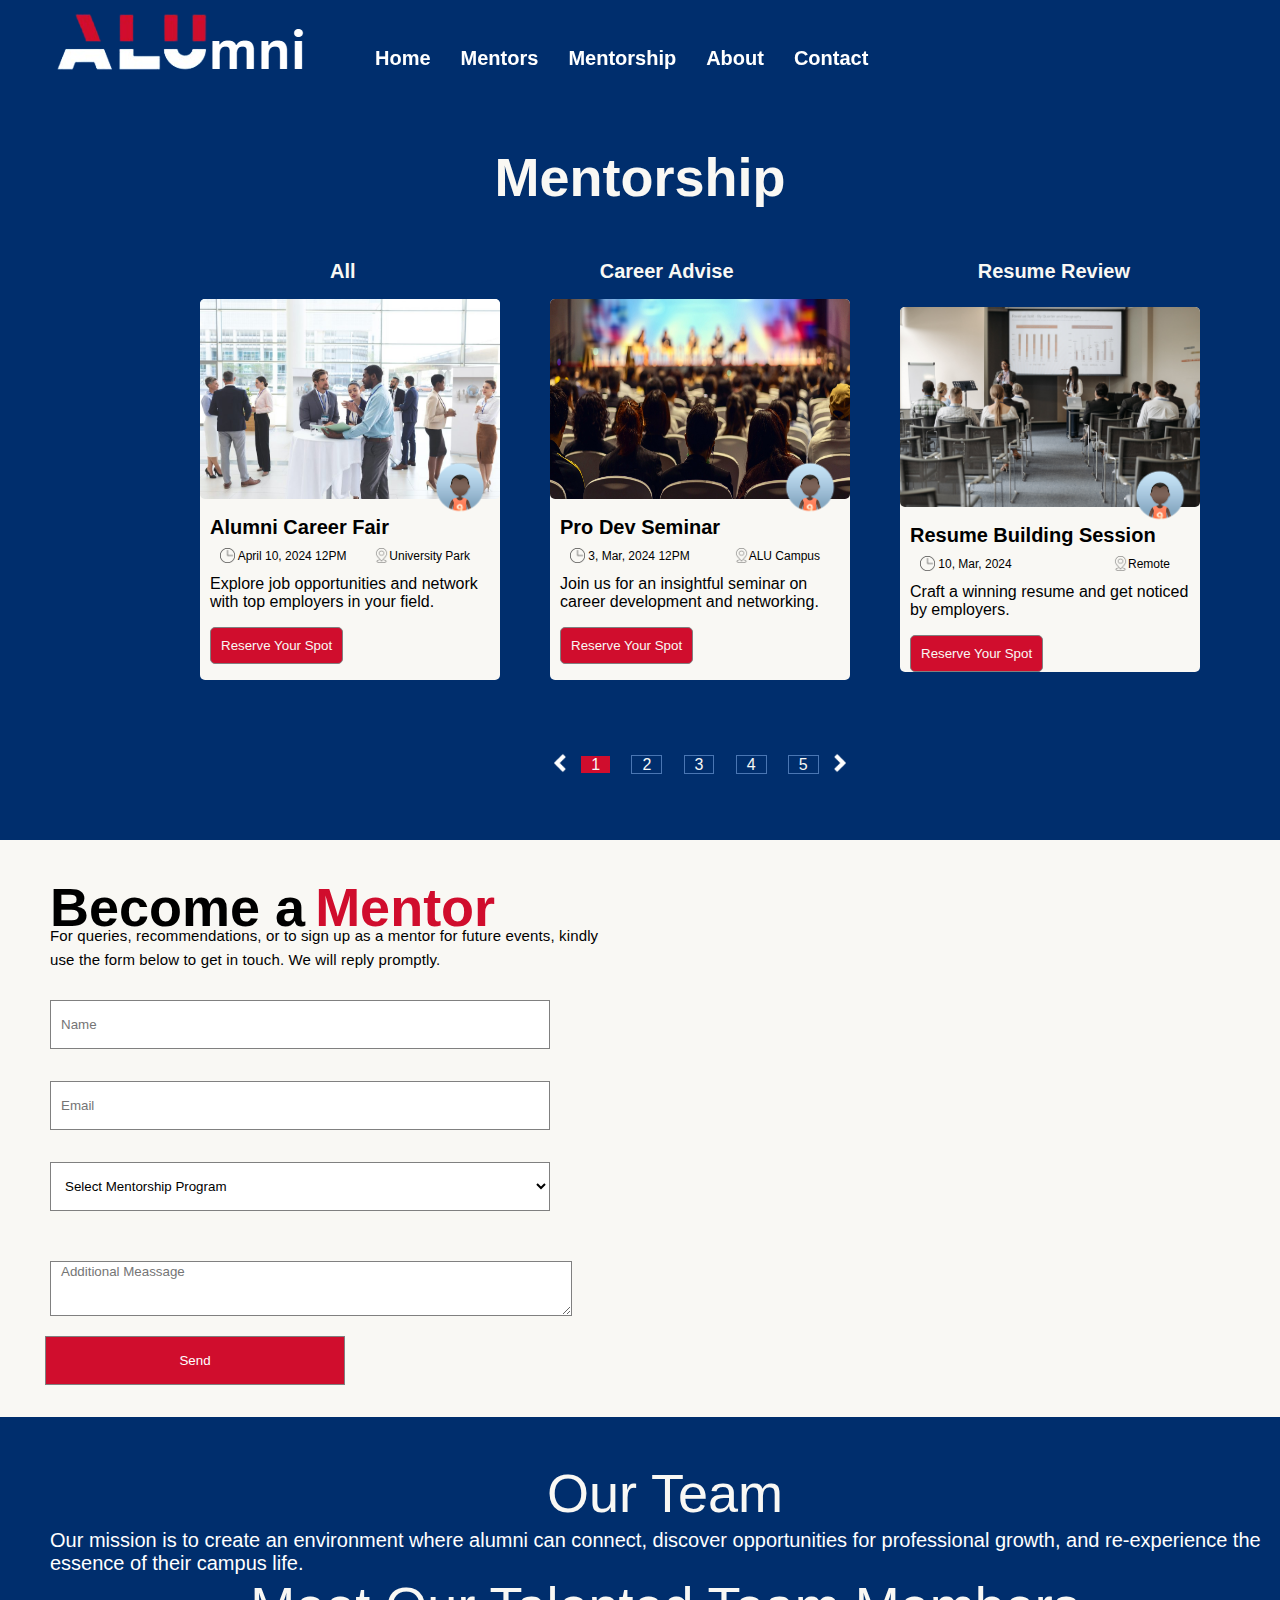
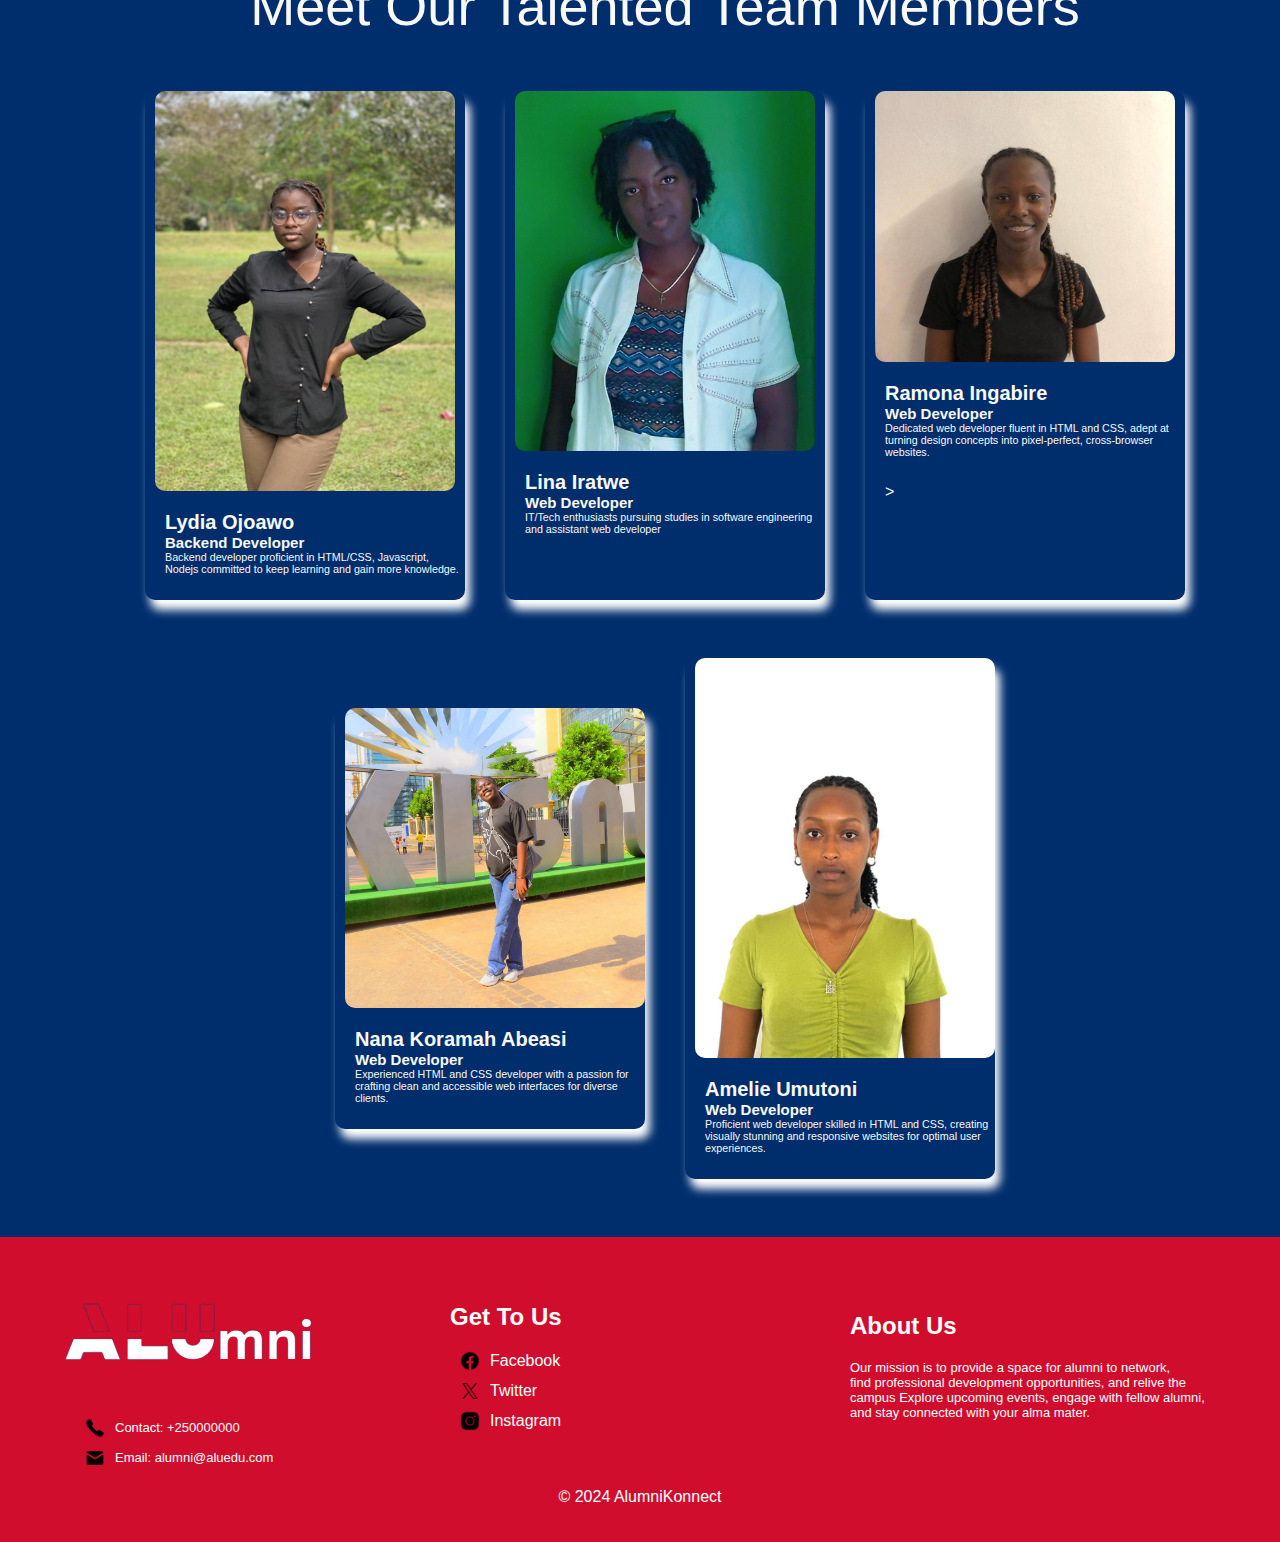
<file: MentorKonnect/Professional.html>
<!DOCTYPE html>
<html lang="en">
<head>
    <meta charset="UTF-8">
    <script src="reg-script.js"></script>
    <meta name="viewport" content="width=device-width, initial-scale=1.0">
    <title>Event Registration</title>
    <link rel="icon" type="image/png" href="img/ALU-LOGO.jpeg">
    <link rel="stylesheet" href="Styles.css">
    <link rel="stylesheet" href="reg.styles.css">
</head>
<body>
    <header class="menu" id="navbar">
        <ul>
            <a href="index.html"> <img src="img/logo.PNG" alt=""></a>
            <li><a href="index-mentor.html">Home</a></li>
            <li><a href="index-mentor.html" class="scroll-link">Mentors</a></li>            
            <li><a href="index-mentor.html" class="scroll-link">Mentorship</a></li>
            <li><a href="index-mentor.html">About</a></li>
            <li><a href="index-mentor.html">Contact</a></li> 
            <div id="weather-info">
                <!-- Weather information will be displayed here -->
            </div>
        </ul>
    </header>
    <main>
        <div>
            <h1>Mentorship</h1>
            <h6></h6>
        </div>
        <div class="filter">
            <p><a href="index.html">All</a></p>
            <p><a href="Professional.html">Career Advise</a></p>
            <p><a href="Campus.html">Resume Review</a></p>
        
        </div>
<section class="all-events" id="all-events2">
  <div class="info-events">
      <a href="" class="link-box">
          <div class="img-container">
              <img class="img-size" src="img/u.jpeg" alt="">
              <img class="icon-img" src="img/image-from-rawpixel-id-2023781-original.png" alt="">
          </div>
          <div class="info-details">
              <h2>Alumni Career Fair</h2>
              <div class="details-icons">
                  <p><img src="img/time-2622.png" alt=""> April 10, 2024 12PM</p>
                  <p><img src="img/location-38.png" alt="">University Park</p>
              </div>
              <p class="details">Explore job opportunities and network with top employers in your field.</p>
              <button class="reserve-button"><a href="registration.html">Reserve Your Spot</a></button>
              <p></p>
          </div>
      </a>      
  </div>
  <div class="info-events">
      <a href="" class="link-box">
          <div class="img-container">
              <img class="img-size" src="img/WhatsApp Image 2023-10-13 at 14.15.17 (2).jpeg" alt="">
              <img class="icon-img" src="img/image-from-rawpixel-id-2023781-original.png" alt="">
          </div>
          <div class="info-details">
              <h2>Pro Dev Seminar</h2>
              <div class="details-icons">
                  <p><img src="img/time-2622.png" alt=""> 3, Mar, 2024 12PM</p>
                  <p><img src="img/location-38.png" alt="">ALU Campus</p>
              </div>
              <p class="details">Join us for an insightful seminar on career development and networking.</p>
              <button class="reserve-button"><a href="registration.html">Reserve Your Spot</a></button>
              <p></p>
          </div>
      </a>      
  </div>
  <div class="info-events">
      <a href="" class="link-box">
          <div class="img-container">
            <img class="img-size" src="img/pexels-pavel-danilyuk-8761559.jpg" alt="">
            <img class="icon-img" src="img/image-from-rawpixel-id-2023781-original.png" alt="">
        </div>
          <div class="info-details">
              <h2>Resume Building Session</h2>
              <div class="details-icons">
                  <p><img src="img/time-2622.png" alt=""> 10, Mar, 2024</p>
                  <p><img src="img/location-38.png" alt="">Remote</p>
              </div>
              <p class="details">Craft a winning resume and get noticed by employers.</p>
              <button class="reserve-button"><a href="registration.html">Reserve Your Spot</a></button>
         
          </div>
      </a> 
    </section>
    <div class="searchbox">
        <div><img src="img/Chevron Down (1).png" alt=""></div>
        <p><a href=""id="redbox">1</a></p>
        <p><a href="">2</a></p>
        <p><a href="">3</a></p>
        <p><a href="">4</a></p>
        <p><a href="">5</a></p>
        <div><img src="img/icons8-chevron-left-100 (2).png" alt=""></a></div>
    </div>  
</main>
<section class="information" style="display: flex;">
    <div class="contact">
        <h1>Become a<span3>Mentor</span3></h1>
        <h2>For queries, recommendations, or to sign up as a mentor for future events, kindly use the form below to get in touch. We will reply promptly.</h2>
        <form>
            <p><input type="text" class="info" placeholder="Name" required></p>
            <p><input type="email" class="info" placeholder="Email"></p>
            <select class="info">
                <option value="" disabled selected>Select Mentorship Program</option>
                <option value="Career Mastery Workshop">Career Mastery Mentor</option>
                <option value="Leadership Seminar">Leadership Seminar</option>
                <option value="Resume Building Bootcamp">Resume Building Bootcamp</option>
                <option value="Homecoming 2023">professional Mentor</option>
            </select><br><br>
            <p><textarea class="info" placeholder="Additional Meassage"></textarea></p>

            <p><input type="submit"  class="button" value="Send"></p>
        </form>
    </div>
    <div class="map">
        <iframe src="https://www.google.com/maps/embed?pb=!1m18!1m12!1m3!1d3987.5535042082893!2d30.15034267384856!3d-1.9306257366674653!2m3!1f0!2f0!3f0!3m2!1i1024!2i768!4f13.1!3m3!1m2!1s0x19dca77688d3131f%3A0x3a65f6d29a33c0d3!2sAfrican%20Leadership%20University!5e0!3m2!1sen!2srw!4v1701325156156!5m2!1sen!2srw" width="500" height="400" style="border:0;" allowfullscreen="" loading="lazy" referrerpolicy="no-referrer-when-downgrade"></iframe>
    </div>
    
</section>
<section id="about-us">
    <div class="team-area">
        <h2>Our Team</h2>
        <h3 class="reason">
            Our mission is to create an environment where alumni can connect, discover opportunities for professional growth, and re-experience the essence of their campus life.            </h3>
        <p class="meet">Meet Our Talented Team Members</p>
        <div class="team-part1">
            <!-- 1st member-->
            <div class="single-team">
                <div class="team-img">
                    <img class="image-size" src="img/Lydia.jpg">
                </div>
                <h3>Lydia Ojoawo</h3>
                <h4>Backend Developer</h4>
                <h6>Backend developer proficient in HTML/CSS, Javascript, Nodejs committed to keep learning and gain more knowledge.</h6>
            </div> 
            <!-- 2nd member-->
            <div class="single-team">
                <div class="team-img">
                    <img class="image-size" src="img/lina.jpg" alt="Lina">
                </div>
                <h3>Lina Iratwe</h3>
                <h4>Web Developer</h4>
                <h6>IT/Tech enthusiasts pursuing studies in software engineering and assistant web developer</h6>
            </div>
            <!-- 3rd member -->
            <div class="single-team">
                <div class="team-img">
                    <img class="image-size" src="img/Ramona.jpg" alt="Ramona">
                </div>
                <h3>Ramona  Ingabire</h3>
                <h4>Web Developer</h4>
                <h6>Dedicated web developer fluent in HTML and CSS, adept at turning design concepts into pixel-perfect, cross-browser websites.</h6>>
            </div>
        </div>
        <div class="team-part2">
            <!-- 4th member-->
            <div class="single-team">
                <div class="team-img">
                    <img class="image-size" src="img/nana1.jpg" alt="Nana">
                </div>
                <h3>Nana Koramah Abeasi</h3>
                <h4>Web Developer</h4>
                <h6>Experienced HTML and CSS developer with a passion for crafting clean and accessible web interfaces for diverse clients.</h6>
            
            </div>
            <!-- 5th member-->
            <div class="single-team">
                <div class="team-img">
                    <img class="image-size" src="img/Amelie.jpg" alt="Amelie">
                </div>
                <h3>Amelie Umutoni</h3>
                <h4>Web Developer</h4>
                <h6>Proficient web developer skilled in HTML and CSS, creating visually stunning and responsive websites for optimal user experiences.</h6>
                
            </div>
        </div>
         
</section>
<footer>
    <div class="footer-container">
        <div class="footer-column">
            <div class="image-logo">
                <img src="img/logo.PNG" alt="Logo">
            </div>
            <div class="contact-info">
                <img src="img/phone.png" alt="Phone Icon">
                <span>Contact: +250000000</span>
            </div>
            <div class="email-info">
                <img src="img/icons8-mail-100.png" alt="Email Icon">
                <span>Email: alumni@aluedu.com</span>
            </div>
        </div>
        <div class="footer-column">
            <div class="footer-social">
                <h2>Get To Us</h2>
                <div class="social-item">
                    <a class="social-icons" href="" target="_blank">
                        <img src="img/icons8-facebook-100.png" alt="Facebook">
                        <span>Facebook</span>
                    </a>
                    
                </div>
                <div class="social-item">
                    <a class="social-icons" href="" target="_blank">
                        <img src="img/icons8-twitter-100.png" alt="Twitter">
                        <span>Twitter</span>
                    </a>
                    
                </div>
                <div class="social-item">
                    <a class="social-icons" href="" target="_blank">
                        <img src="img/icons8-instagram-100.png" alt="Instagram">
                        <span>Instagram</span>
                    </a>
                    
                </div>
            </div>
        </div>
        <div class="footer-column">
            <div class="footer-about">
                <h2>About Us</h2>
                <p class="usw">Our mission is to provide a space for alumni to network,<br> find professional development opportunities, and relive the campus Explore upcoming events, engage with fellow alumni, and stay connected with your alma mater.</p>
            </div>
        </div>
    </div>
    <div class="footer-copyright">
        <p>&#169; 2024 AlumniKonnect</p>
    </div>
</footer>
</body>
</html>
</file>
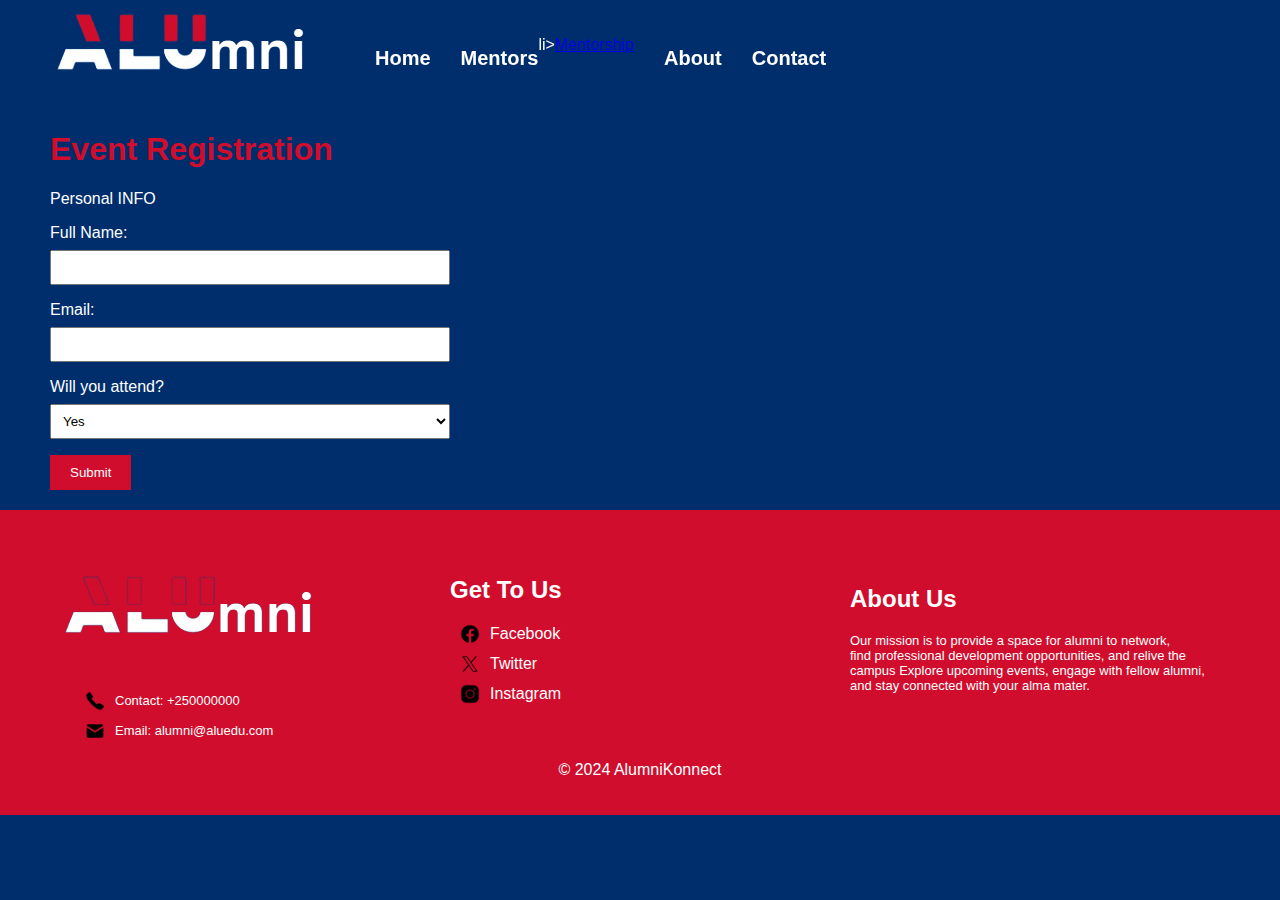
<file: MentorKonnect/registration.html>
<!DOCTYPE html>
<html lang="en">
<head>
    <meta charset="UTF-8">
    <script src="reg-script.js"></script>
    <meta name="viewport" content="width=device-width, initial-scale=1.0">
    <title>Event Registration</title>
    <link rel="icon" type="image/png" href="img/ALU-LOGO.jpeg">
    <link rel="stylesheet" href="reg.styles.css">
</head>
<body>
    <header class="menu" id="navbar">
        <ul>
            <a href="index.html"> <img src="img/logo.PNG" alt=""></a>
            <li><a href="index-mentor.html">Home</a></li>
            <li><a href="index-mentor.html" class="scroll-link">Mentors</a></li>
            li><a href="index-mentor.html" class="scroll-link">Mentorship</a></li>
            <li><a href="index-mentor.html">About</a></li>
            <li><a href="index-mentor.html">Contact</a></li> 
            <div id="weather-info">
                <!-- Weather information will be displayed here -->
            </div>
        </ul>
    </header>
    <main>
    <h1>Event Registration</h1>
    <p>Personal INFO</p>
    <form action="register_event.php" method="post">
        <label for="name">Full Name:</label>
        <input type="text" id="name" name="name" required>
        
        <label for="email">Email:</label>
        <input type="email" id="email" name="email" required>

        <label for="event">Will you attend?</label>
        <select id="event" name="event" required>
            <option value="Professional Development">Yes</option>
            <option value="Campus Events">No</option>
            <option value="Campus Events">Maybe</option>
        </select>

        <button type="submit">Submit</button>
    </form>
    </main>
    <footer>
        <div class="footer-container">
            <div class="footer-column">
                <div class="image-logo">
                    <img src="img/logo.PNG" alt="Logo">
                </div>
                <div class="contact-info">
                    <img src="img/phone.png" alt="Phone Icon">
                    <span>Contact: +250000000</span>
                </div>
                <div class="email-info">
                    <img src="img/icons8-mail-100.png" alt="Email Icon">
                    <span>Email: alumni@aluedu.com</span>
                </div>
            </div>
            <div class="footer-column">
                <div class="footer-social">
                    <h2>Get To Us</h2>
                    <div class="social-item">
                        <a class="social-icons" href="" target="_blank">
                            <img src="img/icons8-facebook-100.png" alt="Facebook">
                            <span>Facebook</span>
                        </a>
                        
                    </div>
                    <div class="social-item">
                        <a class="social-icons" href="" target="_blank">
                            <img src="img/icons8-twitter-100.png" alt="Twitter">
                            <span>Twitter</span>
                        </a>
                        
                    </div>
                    <div class="social-item">
                        <a class="social-icons" href="" target="_blank">
                            <img src="img/icons8-instagram-100.png" alt="Instagram">
                            <span>Instagram</span>
                        </a>
                        
                    </div>
                </div>
            </div>
            <div class="footer-column">
                <div class="footer-about">
                    <h2>About Us</h2>
                    <p class="usw">Our mission is to provide a space for alumni to network,<br> find professional development opportunities, and relive the campus Explore upcoming events, engage with fellow alumni, and stay connected with your alma mater.</p>
                </div>
            </div>
        </div>
        <div class="footer-copyright">
            <p>&#169; 2024 AlumniKonnect</p>
        </div>
    </footer>
</body>
</html>
</file>
<file: Styles.css>
@import url('https://fonts.googleapis.com/css2?family=Nunito+Sans:ital,opsz,wght@0,6..12,200;0,6..12,300;0,6..12,400;0,6..12,500;0,6..12,600;0,6..12,700;0,6..12,800;0,6..12,900;0,6..12,1000;1,6..12,200;1,6..12,300;1,6..12,400;1,6..12,500;1,6..12,600;1,6..12,700;1,6..12,800;1,6..12,900&display=swap');


body{
    margin: 0%;
    overflow-x: hidden;
    background-color:#002e6d;
    font-family: 'Nunito Sans', sans-serif;
    max-width: 100%;
    
}




/* home section */



header 
{
    position: fixed;
    width: 100%;
    
    padding: 1px 2px;
    z-index: 99;
    background: transparent;
    left: -30px;
    top: -50px;


}
header ul li{
    margin-left: 30px;

}
.menu  header
{
    width: 400px;
    float: left;
    height: 70px;
}
ul
{
    float: left;
    display: flex;
    justify-content: center;
    align-items: center;

}

ul li
{
    list-style: none;
    margin-left: 60px;
    margin-top: 27px;
    font-size: 20px;
}

ul li a{
    text-decoration: none;
    color: #002e6d;
    font-family: Arial;
    font-weight: bold;
    transition: 0.4s ease-in-out;
}
#navbar-section a:hover
{
    color:#d00d2d;
}

.background
{
    width: 100%;
    height: 100vh;
    background-image: url(img/IMG_0433.jpg);
    background-position: center;
    background-size: cover;
    filter: blur(2px);
 
}.home {
    position: absolute;
    top: 50%;
    left: 50%;
    width: 75%;
    height: 75%;
    transform: translate(-50%, -50%);
    background-image: url(img/IMG_0433.jpg);
    background-position: center;
    background-size: cover;
    display: flex;
    flex-direction: column;
    align-items: center; /* Center content vertically */
    margin-top: 10px;
    border-radius: 10px;
    box-shadow: 5px 10px 10px 0px rgba(0, 0, 0, 0.5);
}

.content {
    display: flex;
    align-items: center;
    height: 50px;
    width: 780px;
    margin-top: 200px;
}
.content h1 {
    color: #f9f8f4;
    font-size: 40px;
    text-align: center;
    padding: 0 0px; /* Ensure padding is applied consistently */
}

.image-logo {
    margin-right: 15px;
}

.special-k {
    font-size: 6em; /* Make the K larger than the rest */
    font-weight: bold; /* Make the K bold */
    color: rgb(233, 11, 11); /* Example color for the special K */
    /* text-shadow: 2px 2px 2px #000; */
}

.connect  {
    color: #f9f8f4;
    margin-left: px; /* Adjusted for better alignment */
}

.home p {
    color: #f9f8f4;
    text-align: center;
    padding: 0 30px; /* Ensure padding is applied consistently */
}

#weather-info{
    color: #002e6d;
    font-weight: 900;
    font-size: 20px;
    display: flex;
    width: 350px;
    align-items: center;
    padding-inline: 20px;
    margin-top: 25px;
    justify-content: space-between;
    padding-left: 50px;
}
#weather-info p{

    padding-right: 0px;
}





/* all event section */



main{
    height: auto;
    max-width: 100%;
}
main div h1{
    color: #f9f8f4;
    font-size: 54px;
    font-style: normal;
    font-weight: 700;
    line-height: normal;
    text-align: center;
}

.filter{
    display: flex;
    justify-content: space-between;
    align-items: center;
    width: 800px;
    padding-inline: 200px;
    margin-left: 80px;
}
.filter p:hover{
    background-color:#d00d2d;
    padding-inline: 20px;
    border-radius: 5px;
}


.filter a{
    text-decoration: none;
    color:#f9f8f4;
    font-weight: bold;
    font-size: 20px;
}

.img-container{
    width: 300px;
    height: 200px;
}
.img-size{
    width: 100%;
    height: 100%;
    background-size: cover;
    border-radius: 5px;
}
.icon-img{
    width: 60px;
    height: 60px;
    background-size: cover;
    margin-top: -200px;
    margin-left: 230px;
}
.info-events{
    background-color: #f9f8f4;
    width: 300px;
    border-radius: 5px;
    height: auto;
    
}
.details-icons{
    display: flex;
    justify-content: space-between;
    width: 250px;
    align-items: center;
    padding-inline: 10px;
    margin-top: -20px;
}
.details-icons img{
    width: 15px;
    height: 15px;
    margin-bottom: -3px;
}
.details-icons p{
    font-size: 12px;
}
.all-events{
    padding: 60px;
    display: flex;
    justify-content: space-between;
    width: 1000px;
    align-items: center;
    padding-inline: 150px;
}
.all-events a{
    text-decoration: none;
    color: black;
}
#all-events2{
    margin-top: -60px;
}
.reserve-button{
    padding: 10px;
    background-color: #d00d2d;
    color: #f9f8f4;
    margin-inline: 0px;
    border: solid 1px gray;
    border-radius: 5px;
}
.reserve-button:hover{
    opacity: 0.8;
}
.reserve-button a{
    color: #f9f8f4;
}
.info-details h2{
    font-size: 20px;
    
}
.info-details{
    padding-inline: 10px;
}
.details{
    margin-top: -0px;
}




/* Get in touch section */





.information{
    background-color: #f9f8f4;
    padding-left: 50px;
}
.searchbox{
    display: flex;
    justify-content: space-between;
    width: 300px;
    align-items: center;
    margin-left: 500px;
    margin-bottom: 30px;


}
.searchbox img{
    width: 20px;
    height: 20px;
}
.searchbox a{
    color: #f9f8f4;
    text-decoration: none;
    border: solid 1px #4a76b3;
    padding-inline: 10px;
}
.searchbox p{
    padding-inline: 10px;
}
#redbox{
    background-color: #d00d2d;
    padding-inline: 10px;
    border: solid 0px;
}
.contact{
    display: flex;
    width: 550px;
    flex-direction: column;
}
.contact h1{
    color: var(--black, #000);
    font-size: 54px;
    font-style: normal;
    font-weight: 700;
    line-height: normal;
}
.contact h2{
    color: #000;
    font-size: 15px;
    font-style: normal;
    font-weight: 500;
    line-height: 24px; 
    letter-spacing: 0.14px;
    width: 550px;
    margin-top: -50px;

}
.info{
    background-color: rgb(255, 255, 255);
    height: 49px;
    width: 500px;
    padding-inline: 10px;
    font-family: inherit;
    border: solid 1px gray;
    
}
.button{

    background-color:#d00d2d;
    color: white;
    height: 49px;
    width: 300px;
    padding-inline: 10px;
    font-family: inherit;
    margin-inline-start: -5px;
    border: solid 1px gray;
    cursor: pointer;

}
span3{
    color: #d00d2d;
    padding-left: 10px;
}
.map{
    padding-inline: 50px;
    margin-top: 100px;
    
}




/* about us section  */



.reason{
    font-size: 20px;
    color: #fff;
    margin-top: -40px;
    font-weight: 300;
    padding-bottom: 30px;

}


.team-area{
    width: auto;
    display: flex;
    flex-direction: column;
    align-items: center;
    margin-left: 50px;
    padding-bottom: 50px;
}
.team-area h2{
    color: #f9f8f4;
    font-size: 54px;
    font-style: normal;
    font-weight: 500;
    line-height: normal;
    text-align: center;
}
.team-area p{
    color: #f9f8f4;
    font-size: 54px;
    font-style: normal;
    font-weight: 100;
    line-height: normal;
    text-align: center;
    margin-top: -50px;
}

.team-img{
    width: 300px;
    height: auto;
    margin-left: -10px;
}

.team-info h3{
    color: #f9f8f4;
    font-size: 20px;
    
}

.image-size{
    width: 100%;
    height: 100%;
    background-size: cover;
    border-radius: 10px;
    display: flex;
    align-items: center;
}
.team-part1{
    display: flex;
    justify-content: space-between;
    width: auto;

}
.single-team{
    background-color: #002e6d;
    box-shadow: #002e6d;
    box-shadow: 5px 10px 10px 0px;
    width: 300px;
    border-radius: 10px ;
    margin-inline: 20px;
    padding-left: 20px;
    margin-bottom: 8px;
}
.single-team h3{
    font-size: 20px;
    color: #f9f8f4;
}
.single-team h4{
    font-size: 15px;
    color: #f9f8f4;
    margin-top: -20px;
}
.single-team h6{
    display: block;
    text-decoration: none;
    color: #f9f8f4;
    margin-top: -20px;
    font-weight: lighter;
}
.team-part2{
    display: flex;
    justify-content: space-between;
    align-items: center;
    width: 800px;
    margin-top: 50px;
    width: 600px;
    margin-left: -100px;
}






/* footer */



footer{
    background-color: #d00d2d;
    color: #f9f8f4;
}

.social-icons{
    display: flex;
    align-items: center;
    text-decoration: none;
}

footer {
    
    color: #fff;
    padding: 20px;
}

.footer-container {
    display: flex;
    justify-content: space-between;
    max-width: 1200px;
    margin: 0 auto;
}

.footer-column {
    flex: 1;
    margin-right: 20px;
}

.image-logo img {
    max-width: 90%;
    height: auto;
    margin-right: 30px;
    margin-bottom: 0px;
}

.contact-info, .email-info {
    display: flex;
    align-items: center;
    margin-top: 5px;
    margin-left: 25px;
}

.contact-info img, .email-info img, .footer-social a img {
    width: 20px;
    height: 20px;
    margin-right: 10px;
    margin-left: 10px;
   
}

.footer-copyright {
    text-align: center;
    margin-top: 20px;
}
.usw{
font-size: small;
font-display:initial;
}
span{
    color: #fff;
    font-display: initial;
    font-size: small;
}

.footer-social h2 {
    color: #fff;
    font-size: 1.5rem;
    margin-bottom: 20px; 
    margin-bottom: 20px;

}

.social-item {
    margin-bottom: 10px;
    display: flex;
    align-items: center;
   
   
}

.social-item a {
    margin-right: 5px;
}

.social-item img {
    width: 30px;
    height: 30px;
}

.social-item span {
    color: #fff;
    font-size: 1rem;
}
.footer-container {
    display: flex;
    justify-content: space-between;
    align-items: center; }
.footer-column {
    flex: 1;
    margin: 0 10px;
}

.image-logo img {
    vertical-align: middle; 
}

.contact-info,
.email-info,
.footer-social,
.footer-about {
    margin-top: 10px; 
}
</file>
<file: reg.styles.css>
@import url('https://fonts.googleapis.com/css2?family=Nunito+Sans:ital,opsz,wght@0,6..12,200;0,6..12,300;0,6..12,400;0,6..12,500;0,6..12,600;0,6..12,700;0,6..12,800;0,6..12,900;0,6..12,1000;1,6..12,200;1,6..12,300;1,6..12,400;1,6..12,500;1,6..12,600;1,6..12,700;1,6..12,800;1,6..12,900&display=swap');


body {
    background-color: #002e6d;
    color: #ffffff; 
    font-family: 'Nunito Sans', sans-serif;
    padding-left: 20px;
   
}
header ul li{
    margin-left: 30px;

}

main{
    margin-top: 100px;
    padding-inline: 50px;
    padding-bottom: 20px;
    padding-top: 10px;
}

h1 {
    color: #d00d2d;
}

form {
    max-width: 400px;
    
}

label {
    display: block;
    margin-bottom: 8px;
    color: #ffffff; 
}

input, select {
    width: 100%;
    padding: 8px;
    margin-bottom: 16px;
    box-sizing: border-box;
}

button {
    background-color: #d00d2d;
    color: #ffffff;
    padding: 10px 20px;
    border: none;
    cursor: pointer;
}

button:hover {
    opacity: 0.8;
}

header 
{
position: fixed;
width: 100%;

padding: 1px 2px;
z-index: 99;
background: transparent;
left: 0px;
top: -50px;


}
.menu  header
{
width: 400px;
float: left;
height: 70px;
}
ul
{
float: left;
display: flex;
justify-content: center;
align-items: center;

}

ul li
{
list-style: none;
margin-left: 60px;
margin-top: 27px;
font-size: 20px;
}

ul li a{
text-decoration: none;
color: #ffffff;
font-family: Arial;
font-weight: bold;
transition: 0.4s ease-in-out;
}
#navbar-section a:hover
{
color:#d00d2d;
}

.background
{
width: 100%;
height: 100vh;
background-image: url(img/IMG_0433.jpg);
background-position: center;
background-size: cover;
filter: blur(2px);

}
.home
{
position: absolute;
top: 50%;
left: 50%;
width: 75%;
height: 75%;
transform: translate(-50% , -50%);
background-image: url(img/IMG_0433.jpg);
background-position: center;
background-size: cover;
display: flex;
margin-top: 10px;
border: 1px solid black;
border-radius: 10px;
border: none;
box-shadow: 5px 10px 10px 0px;
}
.content
{
display: flex;
align-items: center;
height: 50px;
width: 780px;
margin-left: 100px ;
margin-top: 200px;
}
.content p{
font-size: 50px;
color: #f9f8f4;
font-weight: 500;
margin-top: 65px;
}

.image-logo{
margin-right: 15px; 
margin-bottom: 0px;
}
.connect{
margin-left: -40px;
}
.logo{
padding-right: 100px;
margin-left: 500px;
}
.home{
display: flex;
flex-direction: column;
}
.home p{
color: #f9f8f4;
text-align: center;

}
#weather-info{
color: #ffffff;
font-weight: 900;
font-size: 20px;
display: flex;
width: 350px;
align-items: center;
padding-inline: 20px;
margin-top: 25px;
justify-content: space-between;
padding-left: 50px;
}
#weather-info p{

padding-right: 0px;
}




footer{
    background-color: #d00d2d;
    
    color: #f9f8f4;
}
body {
    margin: 0;
    padding: 0;
    font-family: Arial, sans-serif;
}

footer {
    
    color: #fff;
    padding: 20px;
}

.footer-container {
    display: flex;
    justify-content: space-between;
    max-width: 1200px;
    margin: 0 auto;
}

.footer-column {
    flex: 1;
    margin-right: 20px;
}

.image-logo img {
    max-width: 90%;
    height: auto;
    margin-right: 30px;
    margin-bottom: 0px;
}

.contact-info, .email-info {
    display: flex;
    align-items: center;
    margin-top: 5px;
    margin-left: 25px;
}

.contact-info img, .email-info img, .footer-social a img {
    width: 20px;
    height: 20px;
    margin-right: 10px;
    margin-left: 10px;
   
}

.footer-copyright {
    text-align: center;
    margin-top: 20px;
}
.usw{
font-size: small;
font-display:initial;
}
span{
    color: #fff;
    font-display: initial;
    font-size: small;
}

.footer-social h2 {
    color: #fff;
    font-size: 1.5rem;
    margin-bottom: 20px; 
    margin-bottom: 20px;

}

.social-item {
    margin-bottom: 10px;
    display: flex;
    align-items: center;
   
   
}

.social-item a {
    margin-right: 5px;
}

.social-item img {
    width: 30px;
    height: 30px;
}

.social-item span {
    color: #fff;
    font-size: 1rem;
}
.social-icons{
    display: flex;
    align-items: center;
    text-decoration: none;
}
.footer-container {
    display: flex;
    justify-content: space-between;
    align-items: center; }
.footer-column {
    flex: 1;
    margin: 0 10px;
}

.image-logo img {
    vertical-align: middle; 
}

.contact-info,
.email-info,
.footer-social,
.footer-about {
    margin-top: 10px; 
}
</file>
<file: MentorKonnect/Styles.css>
@import url('https://fonts.googleapis.com/css2?family=Nunito+Sans:ital,opsz,wght@0,6..12,200;0,6..12,300;0,6..12,400;0,6..12,500;0,6..12,600;0,6..12,700;0,6..12,800;0,6..12,900;0,6..12,1000;1,6..12,200;1,6..12,300;1,6..12,400;1,6..12,500;1,6..12,600;1,6..12,700;1,6..12,800;1,6..12,900&display=swap');


body{
    margin: 0%;
    overflow-x: hidden;
    background-color:#002e6d;
    font-family: 'Nunito Sans', sans-serif;
    max-width: 100%;
    
}




/* home section */



header 
{
    position: fixed;
    width: 100%;
    
    padding: 1px 2px;
    z-index: 99;
    background: transparent;
    left: -30px;
    top: -50px;


}
header ul li{
    margin-left: 30px;

}
.menu  header
{
    width: 400px;
    float: left;
    height: 70px;
}
ul
{
    float: left;
    display: flex;
    justify-content: center;
    align-items: center;

}

ul li
{
    list-style: none;
    margin-left: 60px;
    margin-top: 27px;
    font-size: 20px;
}

ul li a{
    text-decoration: none;
    color: #002e6d;
    font-family: Arial;
    font-weight: bold;
    transition: 0.4s ease-in-out;
}
#navbar-section a:hover
{
    color:#d00d2d;
}

.background
{
    width: 100%;
    height: 100vh;
    background-image: url(img/IMG_0433.jpg);
    background-position: center;
    background-size: cover;
    filter: blur(2px);
 
}
.home
{
    position: absolute;
    top: 50%;
    left: 50%;
    width: 75%;
    height: 75%;
    transform: translate(-50% , -50%);
    background-image: url(img/IMG_0433.jpg);
    background-position: center;
    background-size: cover;
    display: flex;
    margin-top: 10px;
    border: 1px solid black;
    border-radius: 10px;
    border: none;
    box-shadow: 5px 10px 10px 0px;
}
.content
{
    display: flex;
    align-items: center;
    height: 50px;
    width: 780px;
    margin-left: 100px ;
    margin-top: 200px;
}
.content p{
    font-size: 50px;
    color: #f9f8f4;
    font-weight: 500;
    margin-top: 65px;
}

.image-logo{
    margin-right: 15px; 
    margin-bottom: 0px;
}
.connect{
    margin-left: -40px;
}
.logo{
    padding-right: 100px;
    margin-left: 500px;
}
.home{
    display: flex;
    flex-direction: column;
}
.home p{
    color: #f9f8f4;
    text-align: center;

}
#weather-info{
    color: #002e6d;
    font-weight: 900;
    font-size: 20px;
    display: flex;
    width: 350px;
    align-items: center;
    padding-inline: 20px;
    margin-top: 25px;
    justify-content: space-between;
    padding-left: 50px;
}
#weather-info p{

    padding-right: 0px;
}





/* all event section */



main{
    height: auto;
    max-width: 100%;
}
main div h1{
    color: #f9f8f4;
    font-size: 54px;
    font-style: normal;
    font-weight: 700;
    line-height: normal;
    text-align: center;
}

.filter{
    display: flex;
    justify-content: space-between;
    align-items: center;
    width: 800px;
    padding-inline: 200px;
    margin-left: 80px;
}
.filter p:hover{
    background-color:#d00d2d;
    padding-inline: 20px;
    border-radius: 5px;
}


.filter a{
    text-decoration: none;
    color:#f9f8f4;
    font-weight: bold;
    font-size: 20px;
}

.img-container{
    width: 300px;
    height: 200px;
}
.img-size{
    width: 100%;
    height: 100%;
    background-size: cover;
    border-radius: 5px;
}
.icon-img{
    width: 60px;
    height: 60px;
    background-size: cover;
    margin-top: -200px;
    margin-left: 230px;
}
.info-events{
    background-color: #f9f8f4;
    width: 300px;
    border-radius: 5px;
    height: auto;
    
}
.details-icons{
    display: flex;
    justify-content: space-between;
    width: 250px;
    align-items: center;
    padding-inline: 10px;
    margin-top: -20px;
}
.details-icons img{
    width: 15px;
    height: 15px;
    margin-bottom: -3px;
}
.details-icons p{
    font-size: 12px;
}
.all-events{
    padding: 60px;
    display: flex;
    justify-content: space-between;
    width: 1000px;
    align-items: center;
    padding-inline: 150px;
}
.all-events a{
    text-decoration: none;
    color: black;
}
#all-events2{
    margin-top: -60px;
}
.reserve-button{
    padding: 10px;
    background-color: #d00d2d;
    color: #f9f8f4;
    margin-inline: 0px;
    border: solid 1px gray;
    border-radius: 5px;
}
.reserve-button:hover{
    opacity: 0.8;
}
.reserve-button a{
    color: #f9f8f4;
}
.info-details h2{
    font-size: 20px;
    
}
.info-details{
    padding-inline: 10px;
}
.details{
    margin-top: -0px;
}




/* Get in touch section */





.information{
    background-color: #f9f8f4;
    padding-left: 50px;
}
.searchbox{
    display: flex;
    justify-content: space-between;
    width: 300px;
    align-items: center;
    margin-left: 500px;
    margin-bottom: 30px;


}
.searchbox img{
    width: 20px;
    height: 20px;
}
.searchbox a{
    color: #f9f8f4;
    text-decoration: none;
    border: solid 1px #4a76b3;
    padding-inline: 10px;
}
.searchbox p{
    padding-inline: 10px;
}
#redbox{
    background-color: #d00d2d;
    padding-inline: 10px;
    border: solid 0px;
}
.contact{
    display: flex;
    width: 550px;
    flex-direction: column;
}
.contact h1{
    color: var(--black, #000);
    font-size: 54px;
    font-style: normal;
    font-weight: 700;
    line-height: normal;
}
.contact h2{
    color: #000;
    font-size: 15px;
    font-style: normal;
    font-weight: 500;
    line-height: 24px; 
    letter-spacing: 0.14px;
    width: 550px;
    margin-top: -50px;

}
.info{
    background-color: rgb(255, 255, 255);
    height: 49px;
    width: 500px;
    padding-inline: 10px;
    font-family: inherit;
    border: solid 1px gray;
    
}
.button{

    background-color:#d00d2d;
    color: white;
    height: 49px;
    width: 300px;
    padding-inline: 10px;
    font-family: inherit;
    margin-inline-start: -5px;
    border: solid 1px gray;
    cursor: pointer;

}
span3{
    color: #d00d2d;
    padding-left: 10px;
}
.map{
    padding-inline: 50px;
    margin-top: 100px;
    
}




/* about us section  */



.reason{
    font-size: 20px;
    color: #fff;
    margin-top: -40px;
    font-weight: 300;
    padding-bottom: 30px;

}


.team-area{
    width: auto;
    display: flex;
    flex-direction: column;
    align-items: center;
    margin-left: 50px;
    padding-bottom: 50px;
}
.team-area h2{
    color: #f9f8f4;
    font-size: 54px;
    font-style: normal;
    font-weight: 500;
    line-height: normal;
    text-align: center;
}
.team-area p{
    color: #f9f8f4;
    font-size: 54px;
    font-style: normal;
    font-weight: 100;
    line-height: normal;
    text-align: center;
    margin-top: -50px;
}

.team-img{
    width: 300px;
    height: auto;
    margin-left: -10px;
}

.team-info h3{
    color: #f9f8f4;
    font-size: 20px;
    
}

.image-size{
    width: 100%;
    height: 100%;
    background-size: cover;
    border-radius: 10px;
    display: flex;
    align-items: center;
}
.team-part1{
    display: flex;
    justify-content: space-between;
    width: auto;

}
.single-team{
    background-color: #002e6d;
    box-shadow: #002e6d;
    box-shadow: 5px 10px 10px 0px;
    width: 300px;
    border-radius: 10px ;
    margin-inline: 20px;
    padding-left: 20px;
    margin-bottom: 8px;
}
.single-team h3{
    font-size: 20px;
    color: #f9f8f4;
}
.single-team h4{
    font-size: 15px;
    color: #f9f8f4;
    margin-top: -20px;
}
.single-team h6{
    display: block;
    text-decoration: none;
    color: #f9f8f4;
    margin-top: -20px;
    font-weight: lighter;
}
.team-part2{
    display: flex;
    justify-content: space-between;
    align-items: center;
    width: 800px;
    margin-top: 50px;
    width: 600px;
    margin-left: -100px;
}






/* footer */



footer{
    background-color: #d00d2d;
    color: #f9f8f4;
}

.social-icons{
    display: flex;
    align-items: center;
    text-decoration: none;
}

footer {
    
    color: #fff;
    padding: 20px;
}

.footer-container {
    display: flex;
    justify-content: space-between;
    max-width: 1200px;
    margin: 0 auto;
}

.footer-column {
    flex: 1;
    margin-right: 20px;
}

.image-logo img {
    max-width: 90%;
    height: auto;
    margin-right: 30px;
    margin-bottom: 0px;
}

.contact-info, .email-info {
    display: flex;
    align-items: center;
    margin-top: 5px;
    margin-left: 25px;
}

.contact-info img, .email-info img, .footer-social a img {
    width: 20px;
    height: 20px;
    margin-right: 10px;
    margin-left: 10px;
   
}

.footer-copyright {
    text-align: center;
    margin-top: 20px;
}
.usw{
font-size: small;
font-display:initial;
}
span{
    color: #fff;
    font-display: initial;
    font-size: small;
}

.footer-social h2 {
    color: #fff;
    font-size: 1.5rem;
    margin-bottom: 20px; 
    margin-bottom: 20px;

}

.social-item {
    margin-bottom: 10px;
    display: flex;
    align-items: center;
   
   
}

.social-item a {
    margin-right: 5px;
}

.social-item img {
    width: 30px;
    height: 30px;
}

.social-item span {
    color: #fff;
    font-size: 1rem;
}
.footer-container {
    display: flex;
    justify-content: space-between;
    align-items: center; }
.footer-column {
    flex: 1;
    margin: 0 10px;
}

.image-logo img {
    vertical-align: middle; 
}

.contact-info,
.email-info,
.footer-social,
.footer-about {
    margin-top: 10px; 
}
</file>
<file: MentorKonnect/reg.styles.css>
@import url('https://fonts.googleapis.com/css2?family=Nunito+Sans:ital,opsz,wght@0,6..12,200;0,6..12,300;0,6..12,400;0,6..12,500;0,6..12,600;0,6..12,700;0,6..12,800;0,6..12,900;0,6..12,1000;1,6..12,200;1,6..12,300;1,6..12,400;1,6..12,500;1,6..12,600;1,6..12,700;1,6..12,800;1,6..12,900&display=swap');


body {
    background-color: #002e6d;
    color: #ffffff; 
    font-family: 'Nunito Sans', sans-serif;
    padding-left: 20px;
   
}
header ul li{
    margin-left: 30px;

}

main{
    margin-top: 100px;
    padding-inline: 50px;
    padding-bottom: 20px;
    padding-top: 10px;
}

h1 {
    color: #d00d2d;
}

form {
    max-width: 400px;
    
}

label {
    display: block;
    margin-bottom: 8px;
    color: #ffffff; 
}

input, select {
    width: 100%;
    padding: 8px;
    margin-bottom: 16px;
    box-sizing: border-box;
}

button {
    background-color: #d00d2d;
    color: #ffffff;
    padding: 10px 20px;
    border: none;
    cursor: pointer;
}

button:hover {
    opacity: 0.8;
}

header 
{
position: fixed;
width: 100%;

padding: 1px 2px;
z-index: 99;
background: transparent;
left: 0px;
top: -50px;


}
.menu  header
{
width: 400px;
float: left;
height: 70px;
}
ul
{
float: left;
display: flex;
justify-content: center;
align-items: center;

}

ul li
{
list-style: none;
margin-left: 60px;
margin-top: 27px;
font-size: 20px;
}

ul li a{
text-decoration: none;
color: #ffffff;
font-family: Arial;
font-weight: bold;
transition: 0.4s ease-in-out;
}
#navbar-section a:hover
{
color:#d00d2d;
}

.background
{
width: 100%;
height: 100vh;
background-image: url(img/IMG_0433.jpg);
background-position: center;
background-size: cover;
filter: blur(2px);

}
.home
{
position: absolute;
top: 50%;
left: 50%;
width: 75%;
height: 75%;
transform: translate(-50% , -50%);
background-image: url(img/IMG_0433.jpg);
background-position: center;
background-size: cover;
display: flex;
margin-top: 10px;
border: 1px solid black;
border-radius: 10px;
border: none;
box-shadow: 5px 10px 10px 0px;
}
.content
{
display: flex;
align-items: center;
height: 50px;
width: 780px;
margin-left: 100px ;
margin-top: 200px;
}
.content p{
font-size: 50px;
color: #f9f8f4;
font-weight: 500;
margin-top: 65px;
}

.image-logo{
margin-right: 15px; 
margin-bottom: 0px;
}
.connect{
margin-left: -40px;
}
.logo{
padding-right: 100px;
margin-left: 500px;
}
.home{
display: flex;
flex-direction: column;
}
.home p{
color: #f9f8f4;
text-align: center;

}
#weather-info{
color: #ffffff;
font-weight: 900;
font-size: 20px;
display: flex;
width: 350px;
align-items: center;
padding-inline: 20px;
margin-top: 25px;
justify-content: space-between;
padding-left: 50px;
}
#weather-info p{

padding-right: 0px;
}




footer{
    background-color: #d00d2d;
    
    color: #f9f8f4;
}
body {
    margin: 0;
    padding: 0;
    font-family: Arial, sans-serif;
}

footer {
    
    color: #fff;
    padding: 20px;
}

.footer-container {
    display: flex;
    justify-content: space-between;
    max-width: 1200px;
    margin: 0 auto;
}

.footer-column {
    flex: 1;
    margin-right: 20px;
}

.image-logo img {
    max-width: 90%;
    height: auto;
    margin-right: 30px;
    margin-bottom: 0px;
}

.contact-info, .email-info {
    display: flex;
    align-items: center;
    margin-top: 5px;
    margin-left: 25px;
}

.contact-info img, .email-info img, .footer-social a img {
    width: 20px;
    height: 20px;
    margin-right: 10px;
    margin-left: 10px;
   
}

.footer-copyright {
    text-align: center;
    margin-top: 20px;
}
.usw{
font-size: small;
font-display:initial;
}
span{
    color: #fff;
    font-display: initial;
    font-size: small;
}

.footer-social h2 {
    color: #fff;
    font-size: 1.5rem;
    margin-bottom: 20px; 
    margin-bottom: 20px;

}

.social-item {
    margin-bottom: 10px;
    display: flex;
    align-items: center;
   
   
}

.social-item a {
    margin-right: 5px;
}

.social-item img {
    width: 30px;
    height: 30px;
}

.social-item span {
    color: #fff;
    font-size: 1rem;
}
.social-icons{
    display: flex;
    align-items: center;
    text-decoration: none;
}
.footer-container {
    display: flex;
    justify-content: space-between;
    align-items: center; }
.footer-column {
    flex: 1;
    margin: 0 10px;
}

.image-logo img {
    vertical-align: middle; 
}

.contact-info,
.email-info,
.footer-social,
.footer-about {
    margin-top: 10px; 
}
</file>
